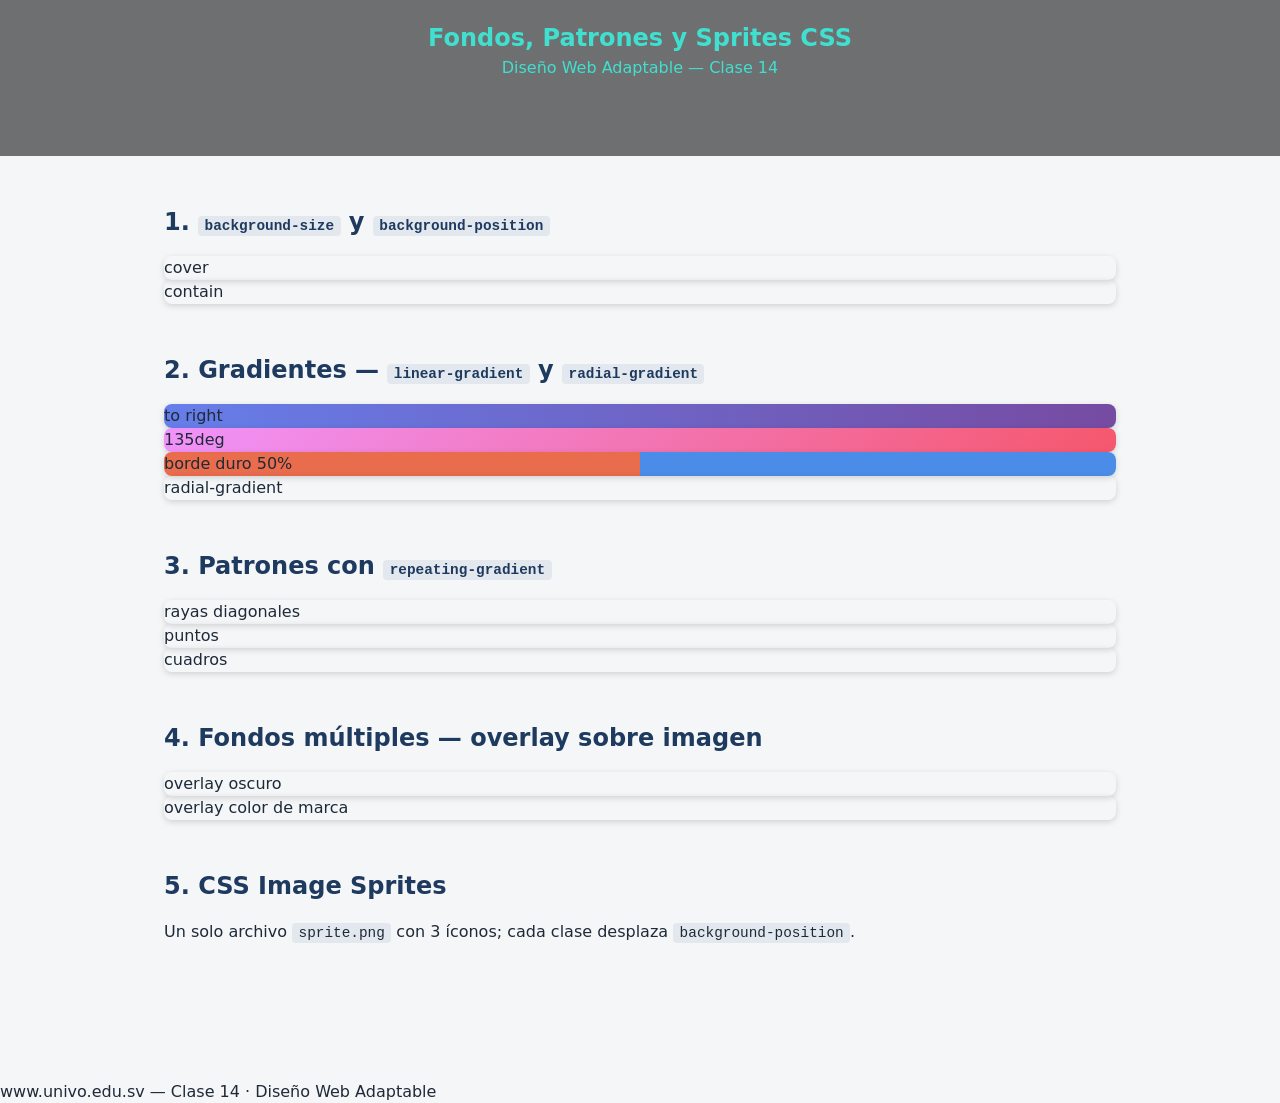
<file: Class-14/index.html>
<!DOCTYPE html>
<html lang="es">
<head>
<meta charset="UTF-8">
<meta name="viewport" content="width=device-width, initial-scale=1.0">
<title>Clase 14 — Fondos, Patrones y Sprites CSS</title>
<link rel="stylesheet" href="/Class-14/style.css">
</head>
<body>

  <!-- ===================================================== -->
  <!-- HERO: overlay + patrón de rayas + imagen de fondo      -->
  <!-- ===================================================== -->
  <section class="hero">
    <div class="hero-content">
      <h1>Fondos, Patrones y Sprites CSS</h1>
      <p>Diseño Web Adaptable — Clase 14</p>
    </div>

    <nav class="iconos">
      <a href="#" class="icono icono-home" title="Inicio"></a>
      <a href="#" class="icono icono-user" title="Usuario"></a>
      <a href="#" class="icono icono-buscar" title="Buscar"></a>
    </nav>
  </section>

  <main>

    <!-- ============================================= -->
    <!-- 1. background-size y background-position       -->
    <!-- ============================================= -->
    <section class="bloque">
      <h2>1. <code>background-size</code> y <code>background-position</code></h2>
      <div class="grid-2">
        <div class="demo demo-cover">
          <span class="etiqueta">cover</span>
        </div>
        <div class="demo demo-contain">
          <span class="etiqueta">contain</span>
        </div>
      </div>
    </section>

    <!-- ============================================= -->
    <!-- 2. Gradientes lineales y radiales              -->
    <!-- ============================================= -->
    <section class="bloque">
      <h2>2. Gradientes — <code>linear-gradient</code> y <code>radial-gradient</code></h2>
      <div class="grid-4">
        <div class="demo grad-linear-h"><span class="etiqueta">to right</span></div>
        <div class="demo grad-linear-diag"><span class="etiqueta">135deg</span></div>
        <div class="demo grad-linear-hard"><span class="etiqueta">borde duro 50%</span></div>
        <div class="demo grad-radial"><span class="etiqueta">radial-gradient</span></div>
      </div>
    </section>

    <!-- ============================================= -->
    <!-- 3. Patrones con repeating-gradient             -->
    <!-- ============================================= -->
    <section class="bloque">
      <h2>3. Patrones con <code>repeating-gradient</code></h2>
      <div class="grid-3">
        <div class="demo patron-rayas"><span class="etiqueta">rayas diagonales</span></div>
        <div class="demo patron-puntos"><span class="etiqueta">puntos</span></div>
        <div class="demo patron-cuadros"><span class="etiqueta">cuadros</span></div>
      </div>
    </section>

    <!-- ============================================= -->
    <!-- 4. Fondos múltiples / overlay                  -->
    <!-- ============================================= -->
    <section class="bloque">
      <h2>4. Fondos múltiples — overlay sobre imagen</h2>
      <div class="grid-2">
        <div class="demo overlay-oscuro"><span class="etiqueta">overlay oscuro</span></div>
        <div class="demo overlay-marca"><span class="etiqueta">overlay color de marca</span></div>
      </div>
    </section>

    <!-- ============================================= -->
    <!-- 5. CSS Image Sprites                           -->
    <!-- ============================================= -->
    <section class="bloque">
      <h2>5. CSS Image Sprites</h2>
      <p>Un solo archivo <code>sprite.png</code> con 3 íconos; cada clase desplaza <code>background-position</code>.</p>
      <div class="sprite-demo">
        <a href="#" class="icono icono-home" title="home"></a>
        <a href="#" class="icono icono-user" title="user"></a>
        <a href="#" class="icono icono-buscar" title="buscar"></a>
      </div>
    </section>

  </main>

  <footer>
    <p>www.univo.edu.sv — Clase 14 · Diseño Web Adaptable</p>
  </footer>

</body>
</html>
</file>
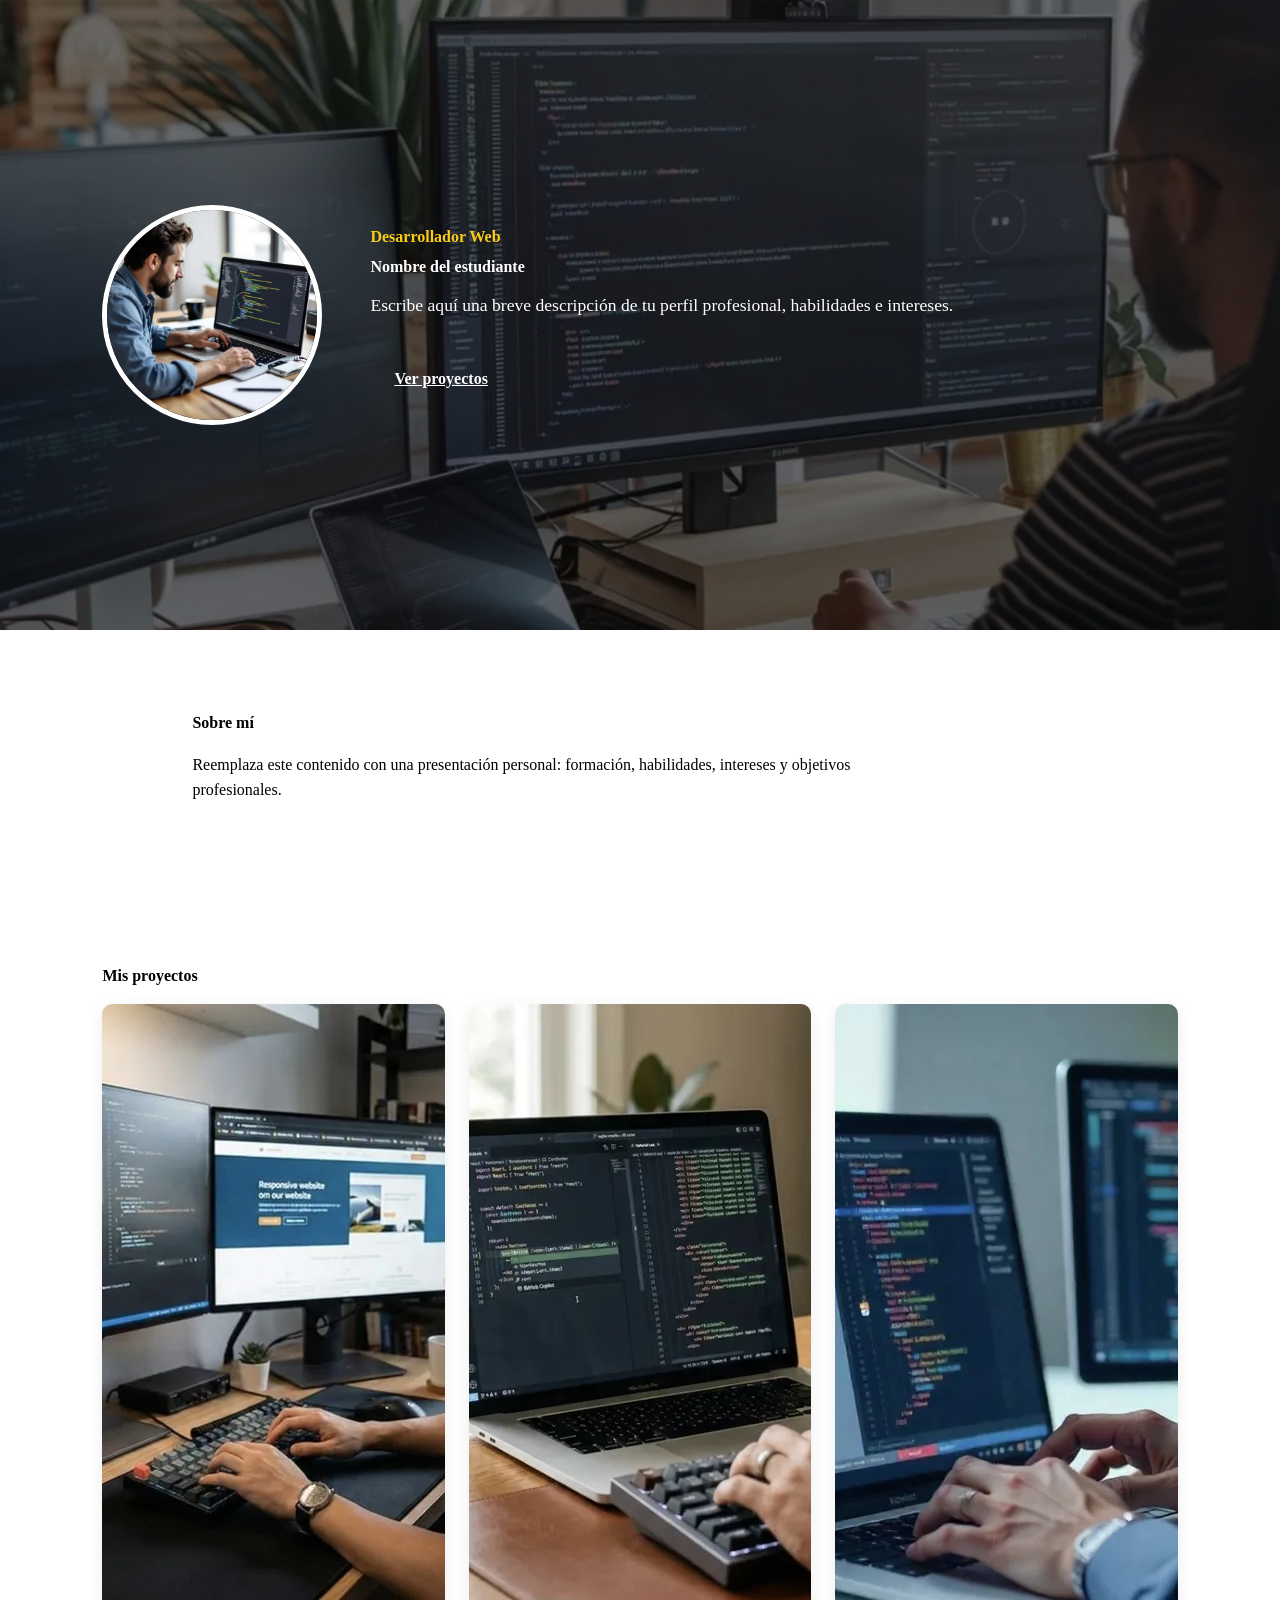
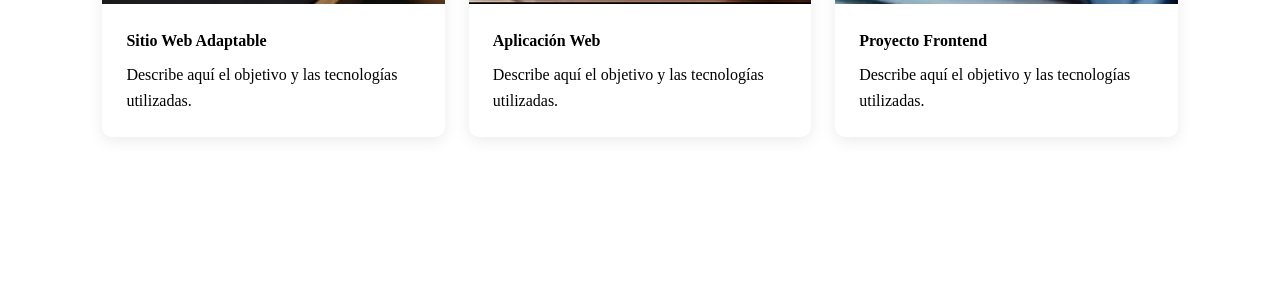
<file: Class-17/index.html>
<!DOCTYPE html>
<html lang="es">
<head>
    <meta charset="UTF-8">
    <meta name="viewport" content="width=device-width, initial-scale=1.0">
    <meta name="description" content="Perfil profesional - Práctica Clase 17">
    <title>Perfil Profesional | Clase 17</title>

    <!-- Google Fonts -->
    <link rel="preconnect" href="https://fonts.googleapis.com">
    <link rel="preconnect" href="https://fonts.gstatic.com" crossorigin>
    <link href="https://fonts.googleapis.com/css2?family=Inter:wght@400;500;600&family=Playfair+Display:wght@700&display=swap" rel="stylesheet">

    <!-- ESTE ARCHIVO DEBE SER CREADO POR EL ESTUDIANTE -->
     <link rel="stylesheet" href="/Class-17/style.css">
</head>
<body>

    <!--
      HERO
      En styles.css usar img/fondo.webp como fondo,
      overlay rgba(0,0,0,.55) y min-height: 70vh.
    -->
    <header class="hero">
        <div class="hero-contenido">
            <!-- Above the fold: NO usar loading="lazy" -->
            <img
                class="foto-perfil"
                src="img/perfil.webp"
                width="600"
                height="600"
                alt="Desarrollador trabajando en su computadora"
            >

            <div class="hero-texto">
                <p class="etiqueta">Desarrollador Web</p>
                <h1>Nombre del estudiante</h1>
                <p class="descripcion">
                    Escribe aquí una breve descripción de tu perfil profesional,
                    habilidades e intereses.
                </p>
                <a class="boton" href="#proyectos">Ver proyectos</a>
            </div>
        </div>
    </header>

    <main>
        <section class="seccion" id="sobre-mi">
            <h2>Sobre mí</h2>
            <p>
                Reemplaza este contenido con una presentación personal:
                formación, habilidades, intereses y objetivos profesionales.
            </p>
        </section>

        <section class="seccion seccion-proyectos" id="proyectos">
            <h2>Mis proyectos</h2>

            <!--
              Debe funcionar primero con FLEXBOX.
              Después mejorar con GRID usando @supports.
            -->
            <div class="proyectos">

                <article class="proyecto">
                    <img
                        src="img/proyecto-1.webp"
                        width="900"
                        height="600"
                        loading="lazy"
                        alt="Desarrollador trabajando en un sitio web adaptable"
                    >
                    <div class="proyecto-contenido">
                        <h3>Sitio Web Adaptable</h3>
                        <p>Describe aquí el objetivo y las tecnologías utilizadas.</p>
                    </div>
                </article>

                <article class="proyecto">
                    <img
                        src="img/proyecto-2.webp"
                        width="900"
                        height="600"
                        loading="lazy"
                        alt="Computadora portátil utilizada para desarrollo web"
                    >
                    <div class="proyecto-contenido">
                        <h3>Aplicación Web</h3>
                        <p>Describe aquí el objetivo y las tecnologías utilizadas.</p>
                    </div>
                </article>

                <article class="proyecto">
                    <img
                        src="img/proyecto-3.webp"
                        width="900"
                        height="600"
                        loading="lazy"
                        alt="Programador trabajando con código"
                    >
                    <div class="proyecto-contenido">
                        <h3>Proyecto Frontend</h3>
                        <p>Describe aquí el objetivo y las tecnologías utilizadas.</p>
                    </div>
                </article>

            </div>
        </section>
    </main>

    <footer>
        <p>Clase 17 · Diseño Web Adaptable · 2026</p>
    </footer>

</body>
</html>
</file>
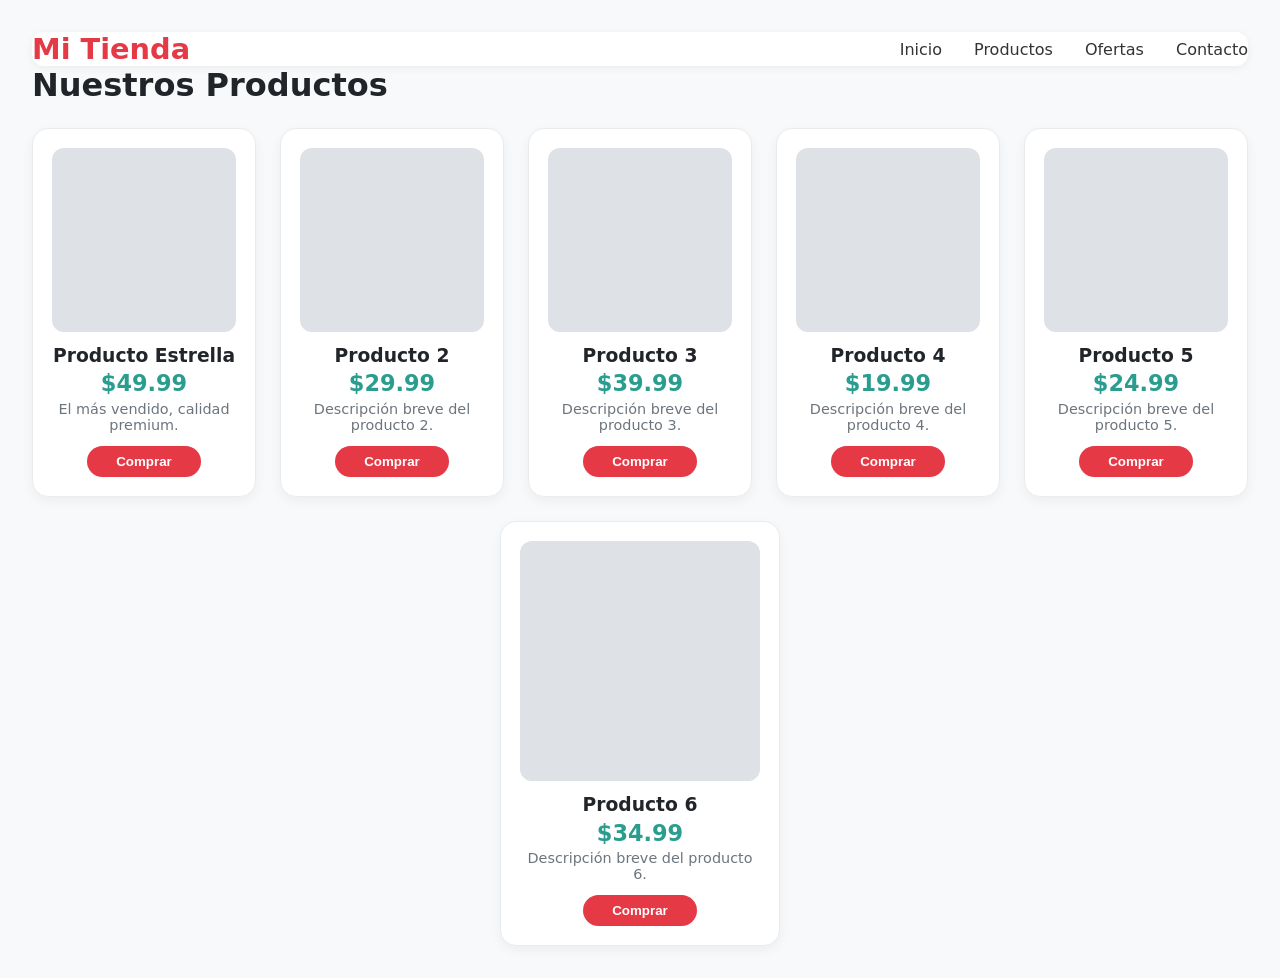
<file: class-9/index.html>
<!DOCTYPE html>
<html lang="es">
<head>
  <meta charset="UTF-8" />
  <meta name="viewport" content="width=device-width, initial-scale=1.0" />
  <link rel="stylesheet" href="style.css">
  <title>Tienda Flexbox</title>
</head>
<body>

  <header class="header">
    <span class="logo">Mi Tienda</span>
    <nav class="nav">
      <a href="#">Inicio</a>
      <a href="#">Productos</a>
      <a href="#">Ofertas</a>   <!-- Este aparece primero por el order: -1 -->
      <a href="#">Contacto</a>
    </nav>
  </header>

  <main>
    <h1 style="margin-bottom: 1.5rem; font-size: 2rem;">Nuestros Productos</h1>

    <div class="galeria">
      <!-- Producto 1 (destacado) -->
      <article class="producto destacado">
        <div class="imagen"></div>
        <h3>Producto Estrella</h3>
        <span class="precio">$49.99</span>
        <p class="descripcion">El más vendido, calidad premium.</p>
        <button class="btn">Comprar</button>
      </article>

      <!-- Producto 2 -->
      <article class="producto">
        <div class="imagen"></div>
        <h3>Producto 2</h3>
        <span class="precio">$29.99</span>
        <p class="descripcion">Descripción breve del producto 2.</p>
        <button class="btn">Comprar</button>
      </article>

      <!-- Producto 3 -->
      <article class="producto">
        <div class="imagen"></div>
        <h3>Producto 3</h3>
        <span class="precio">$39.99</span>
        <p class="descripcion">Descripción breve del producto 3.</p>
        <button class="btn">Comprar</button>
      </article>

      <!-- Producto 4 -->
      <article class="producto">
        <div class="imagen"></div>
        <h3>Producto 4</h3>
        <span class="precio">$19.99</span>
        <p class="descripcion">Descripción breve del producto 4.</p>
        <button class="btn">Comprar</button>
      </article>

      <!-- Producto 5 -->
      <article class="producto">
        <div class="imagen"></div>
        <h3>Producto 5</h3>
        <span class="precio">$24.99</span>
        <p class="descripcion">Descripción breve del producto 5.</p>
        <button class="btn">Comprar</button>
      </article>

      <!-- Producto 6 -->
      <article class="producto">
        <div class="imagen"></div>
        <h3>Producto 6</h3>
        <span class="precio">$34.99</span>
        <p class="descripcion">Descripción breve del producto 6.</p>
        <button class="btn">Comprar</button>
      </article>
    </div>
  </main>

</body>
</html>
</file>
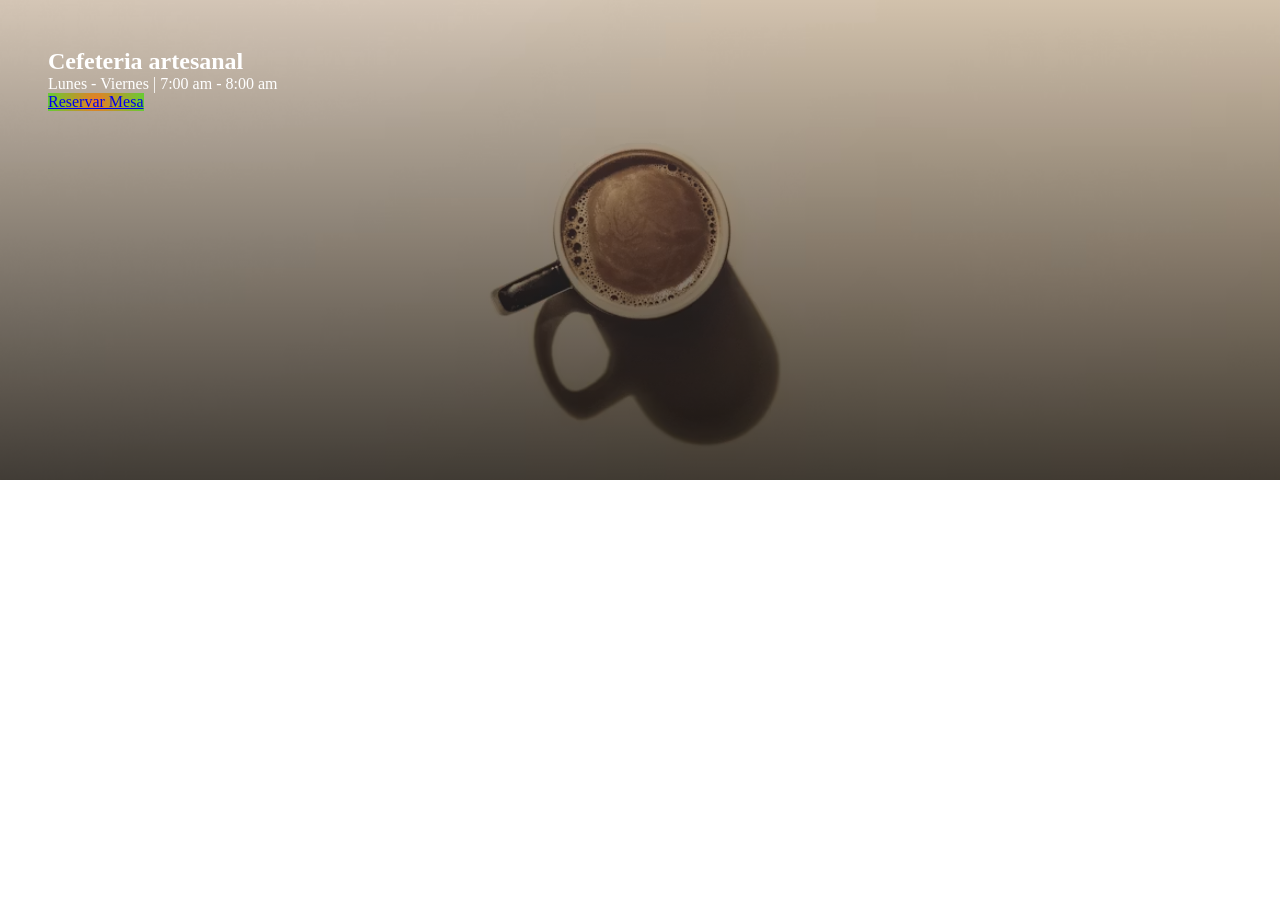
<file: class-5/demo/index.html>
<!DOCTYPE html>
<html lang="en">
<head>
    <meta charset="UTF-8">
    <meta name="viewport" content="width=device-width, initial-scale=1.0">
    <link rel="stylesheet" href="style.css">
    <title>Gradiante</title>
</head>
<body>
    <section class="hero">
        <h1>Cefeteria artesanal</h1>
        <p>Lunes - Viernes | 7:00 am - 8:00 am</p>
        <a href="#" class="btn-reservar">Reservar Mesa</a>
    </section>
    
</body>
</html>
</file>
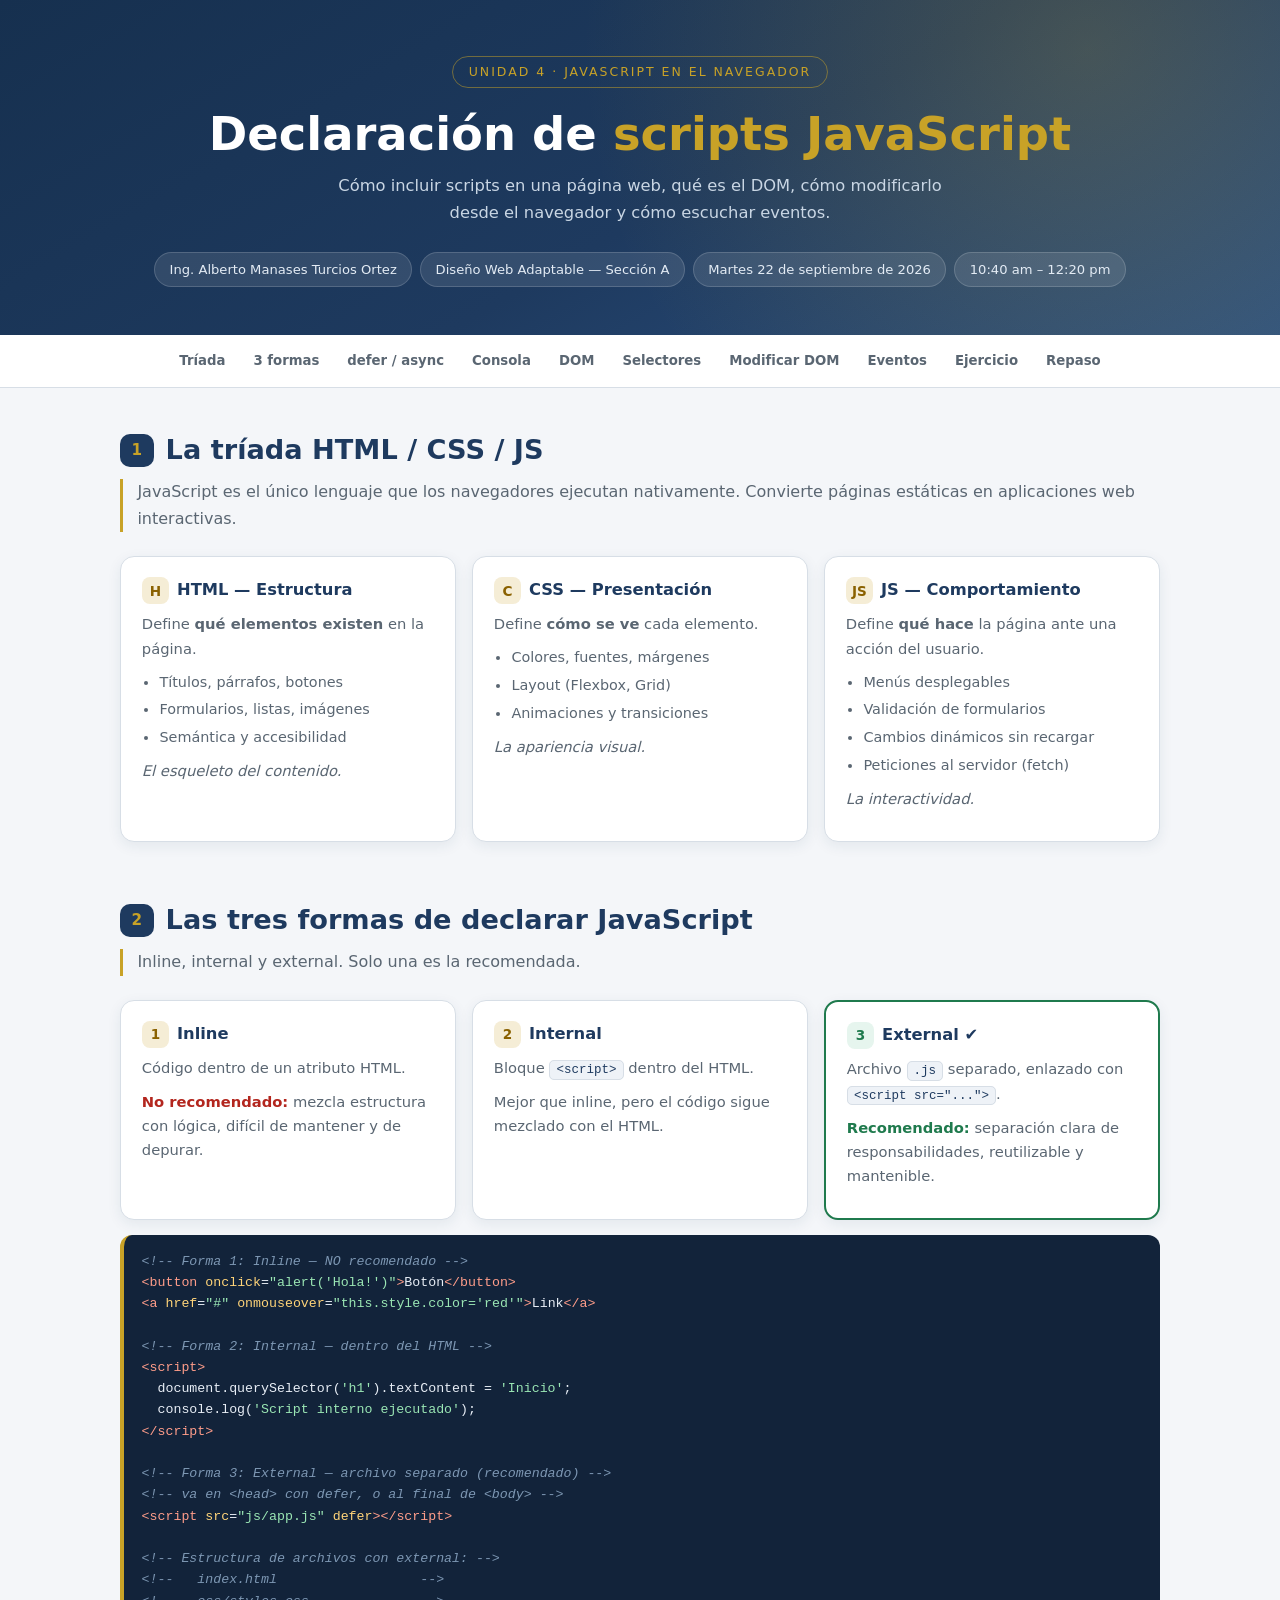
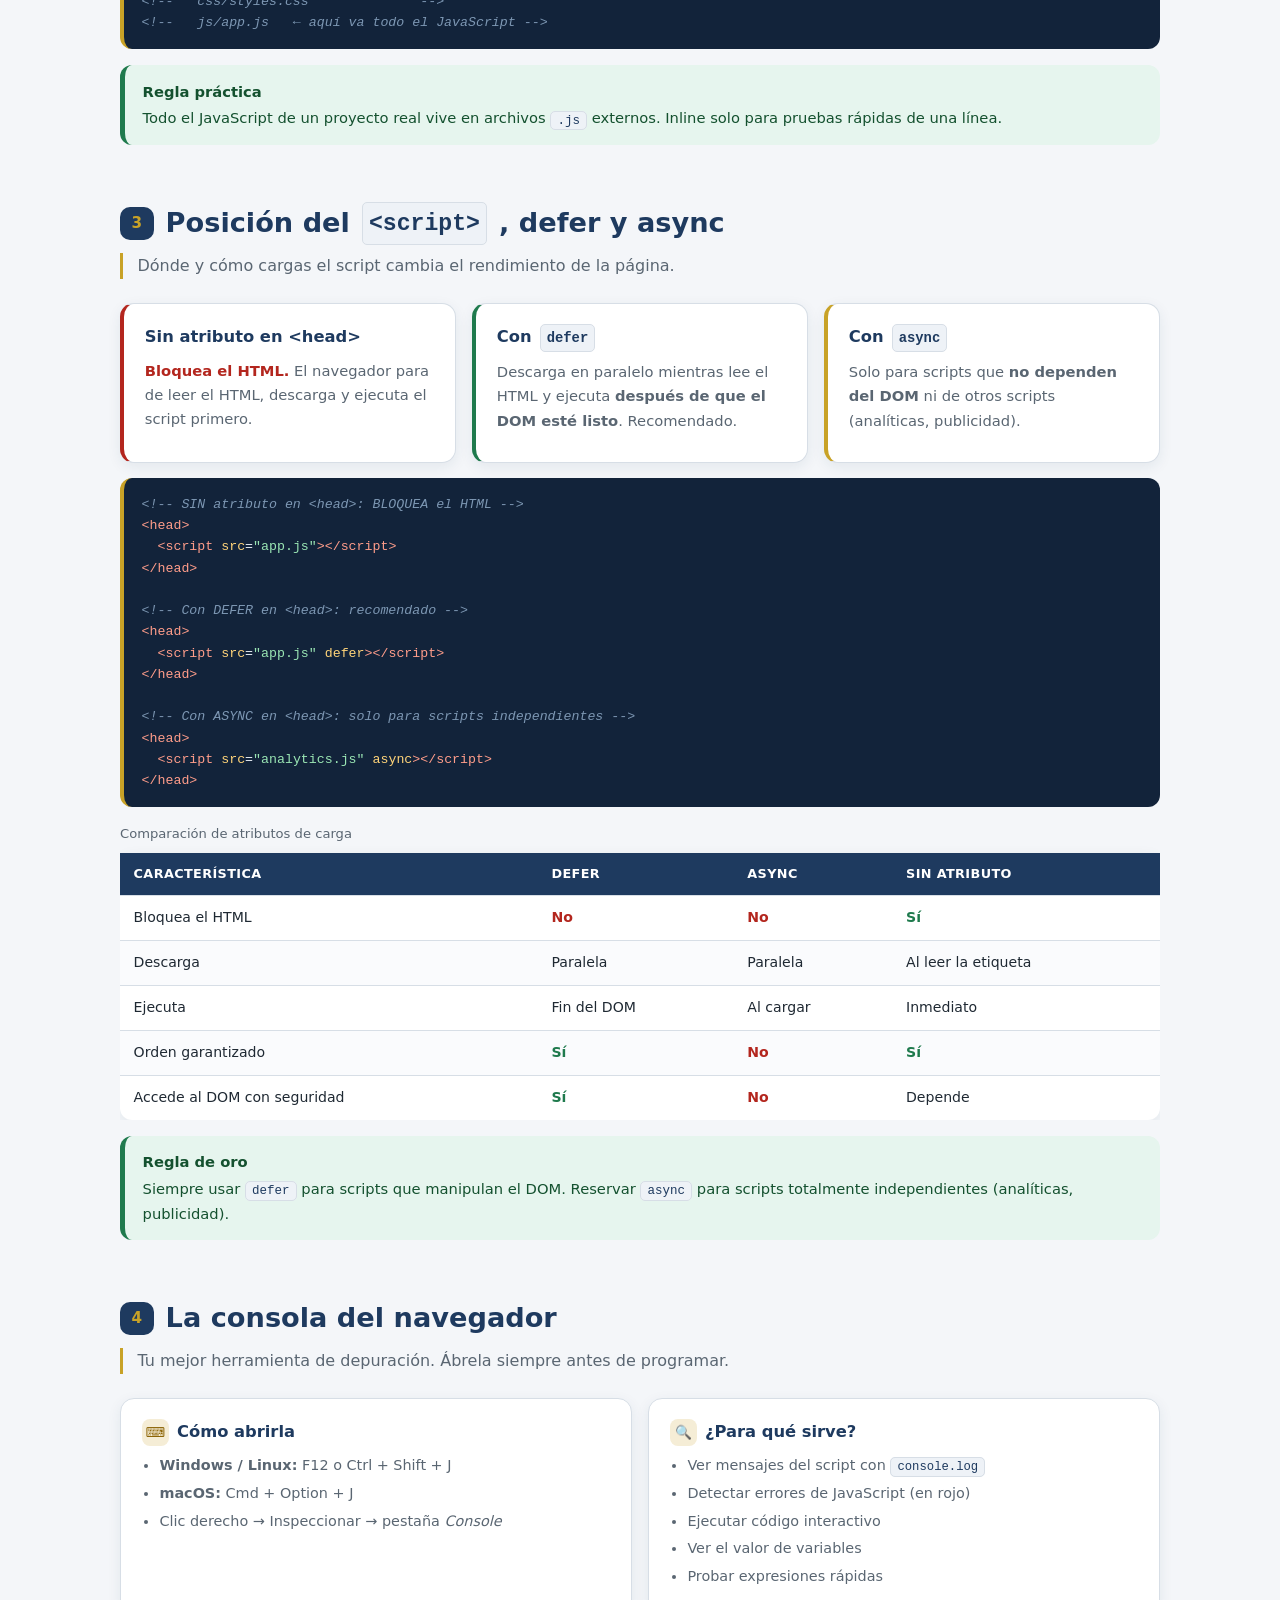
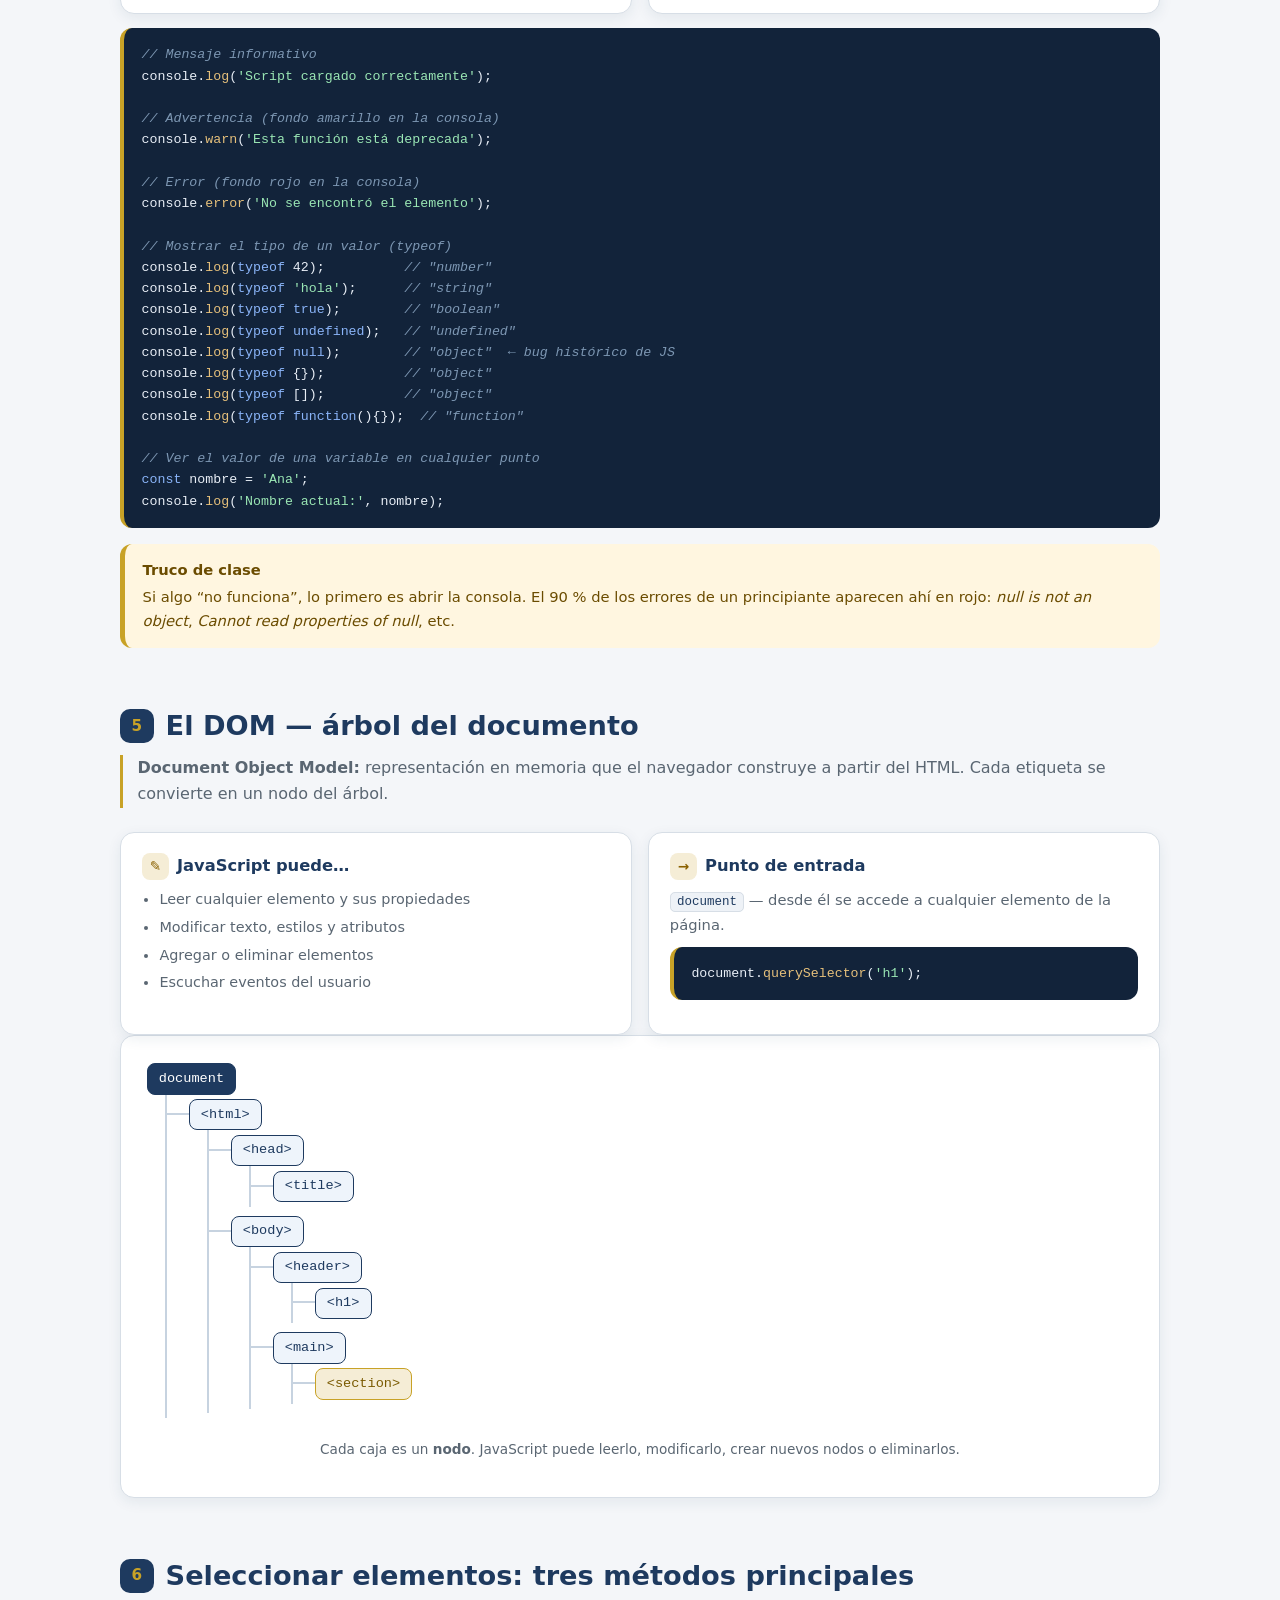
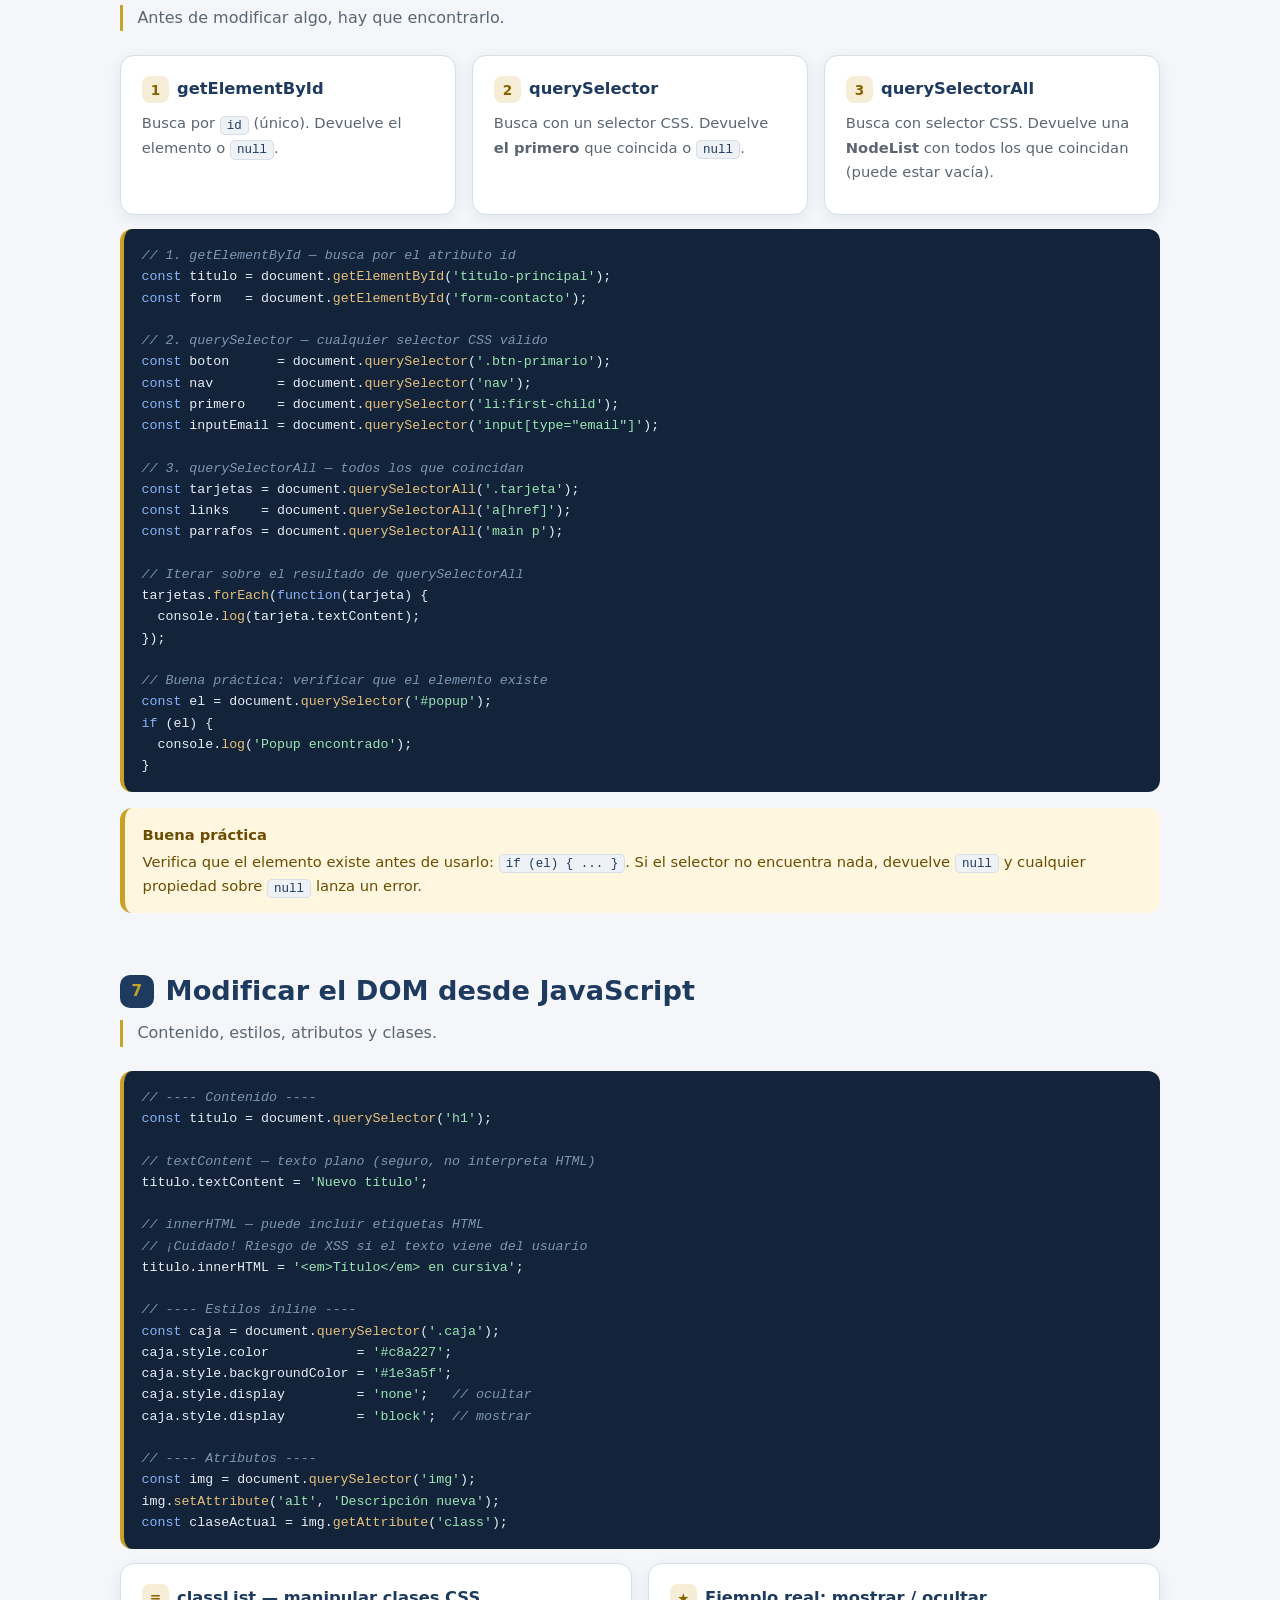
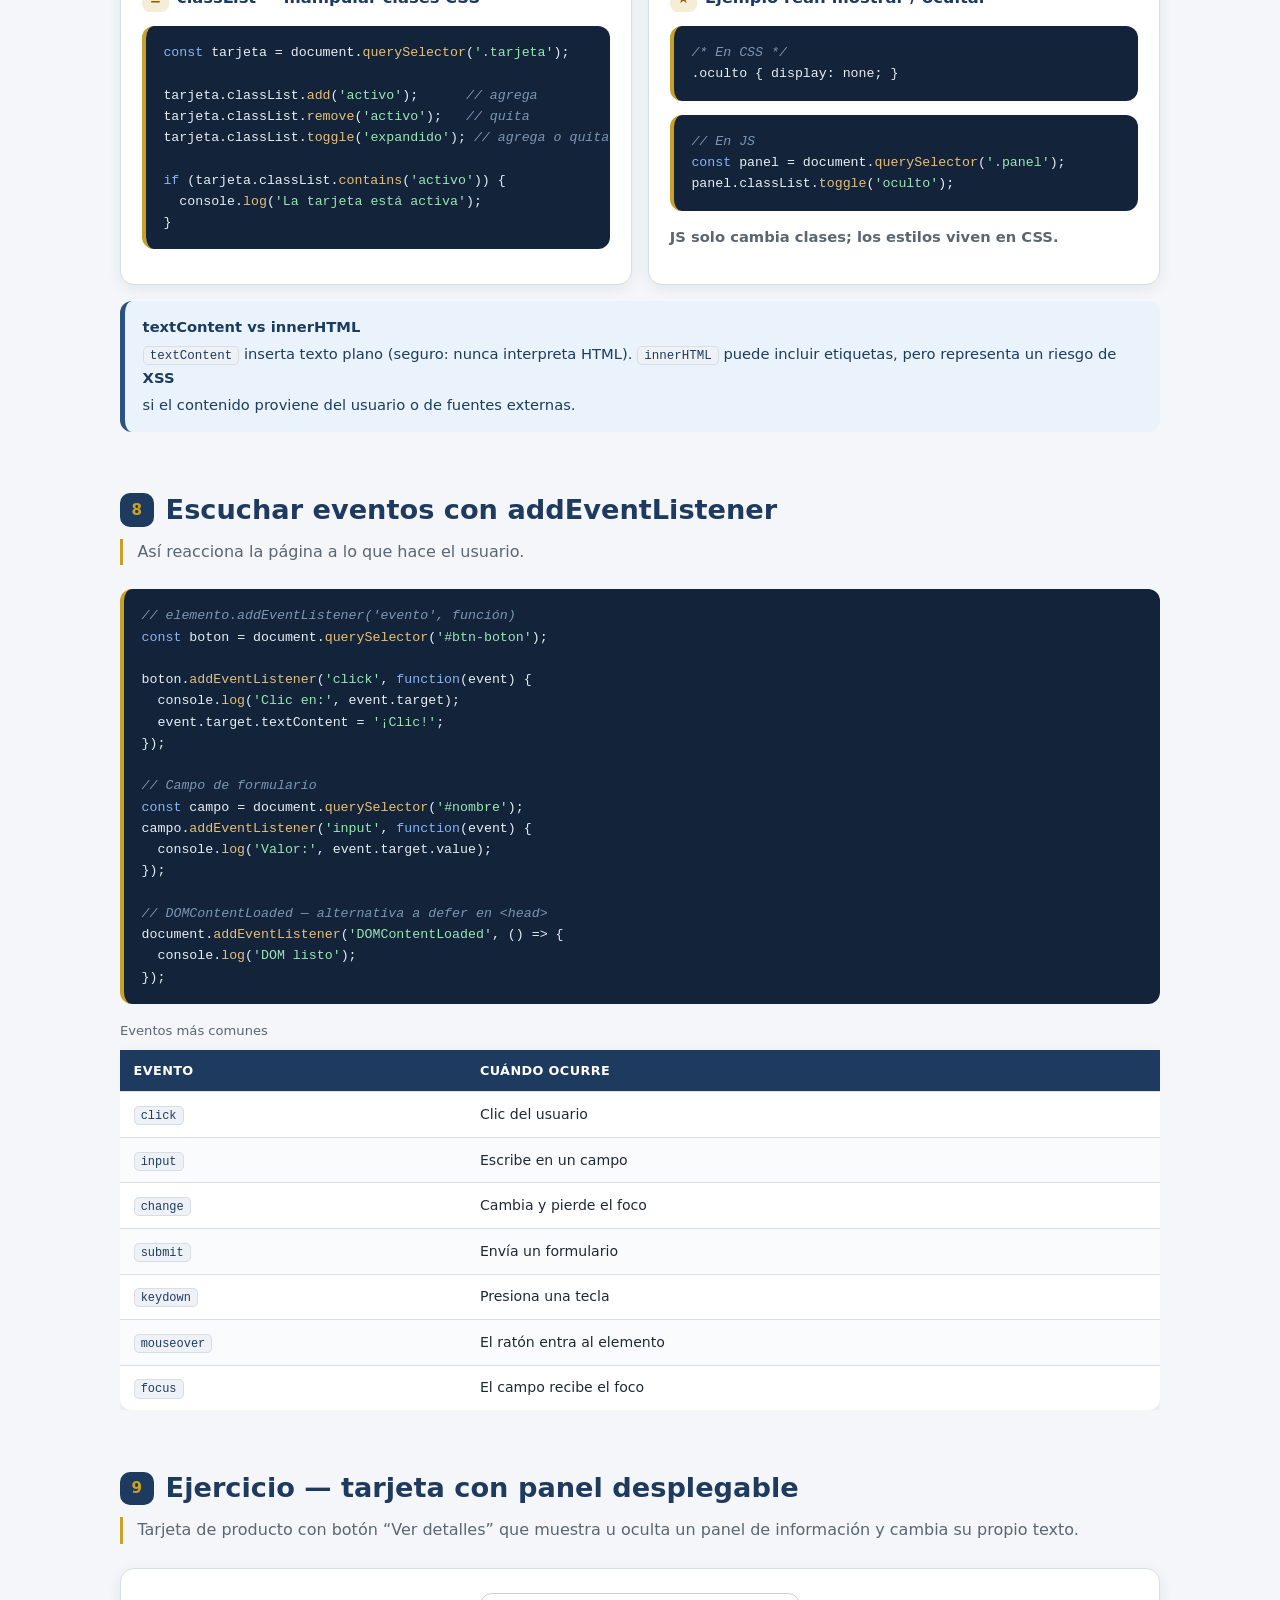
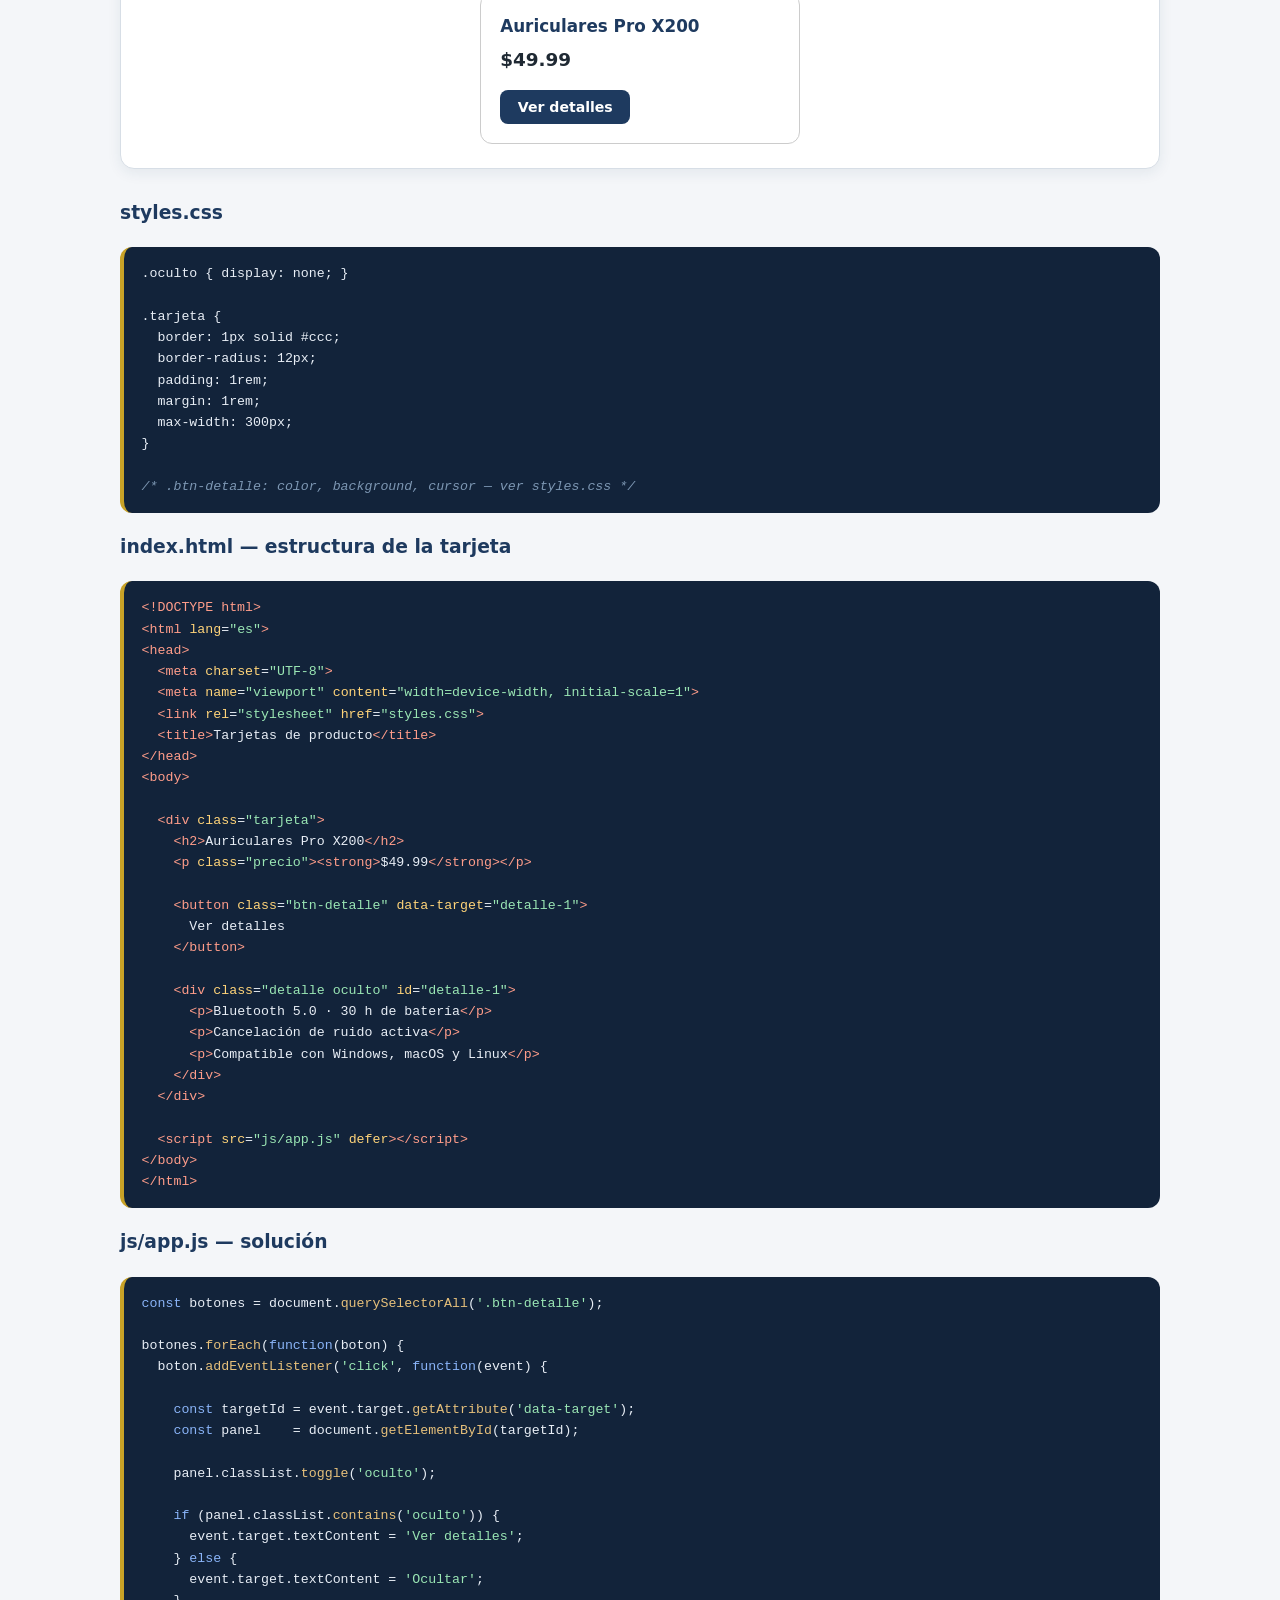
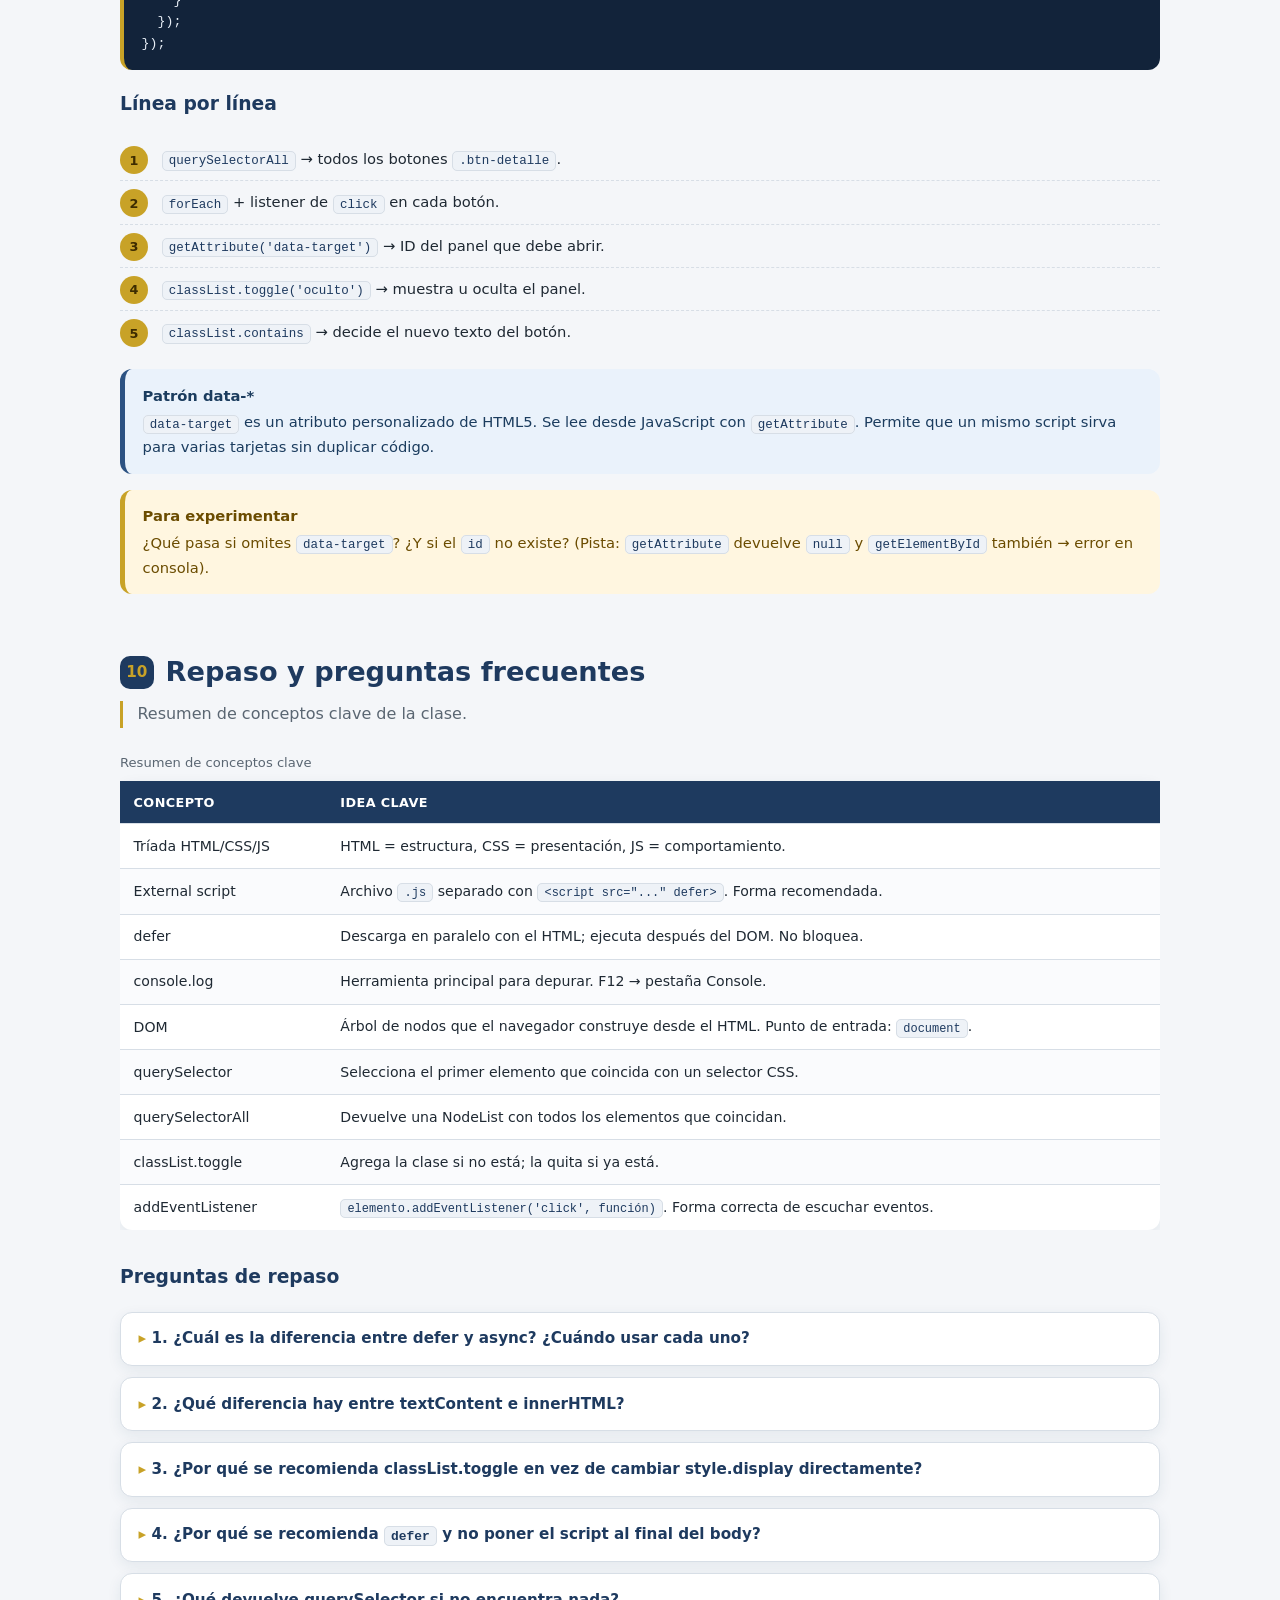
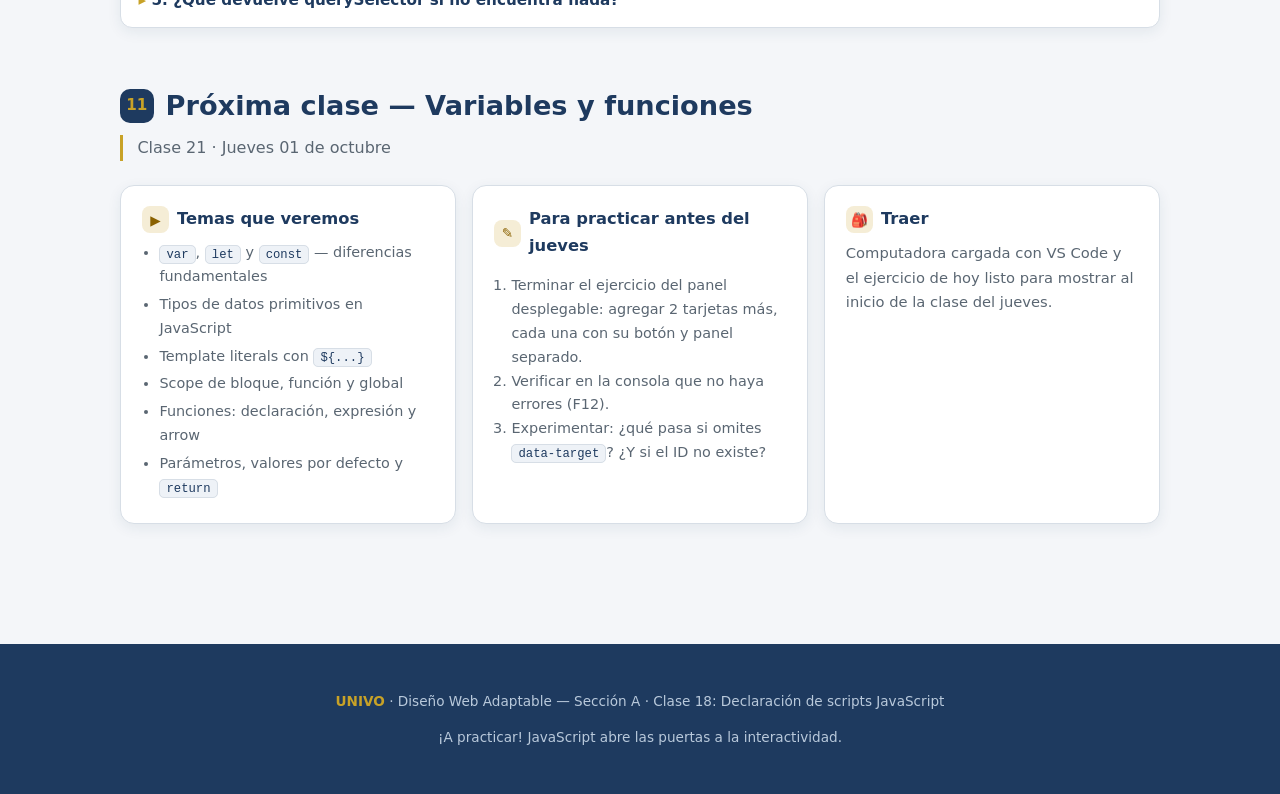
<file: clase 18/Clase-18.html>
<!DOCTYPE html>
<html lang="es">

<head>
    <meta charset="UTF-8">
    <meta name="viewport" content="width=device-width, initial-scale=1.0">
    <title>Clase 18 — Declaración de scripts JavaScript | UNIVO</title>
    <script src="script.js"></script>
    <link rel="stylesheet" href="styles.css">
</head>

<body>

    <!-- ============================================================
     PORTADA
     ============================================================ -->
    <header class="hero">
        <span class="eyebrow">Unidad 4 · JavaScript en el navegador</span>
        <h1>Declaración de <span>scripts JavaScript</span></h1>
        <p>
            Cómo incluir scripts en una página web, qué es el DOM,
            cómo modificarlo desde el navegador y cómo escuchar eventos.
        </p>
        <div class="meta">
            <span>Ing. Alberto Manases Turcios Ortez</span>
            <span>Diseño Web Adaptable — Sección A</span>
            <span>Martes 22 de septiembre de 2026</span>
            <span>10:40 am – 12:20 pm</span>
        </div>
    </header>

    <!-- ============================================================
     NAVEGACIÓN
     ============================================================ -->
    <nav class="nav">
        <ul>
            <li><a href="#triada">Tríada</a></li>
            <li><a href="#formas">3 formas</a></li>
            <li><a href="#defer">defer / async</a></li>
            <li><a href="#consola">Consola</a></li>
            <li><a href="#dom">DOM</a></li>
            <li><a href="#selectores">Selectores</a></li>
            <li><a href="#modificar">Modificar DOM</a></li>
            <li><a href="#eventos">Eventos</a></li>
            <li><a href="#ejercicio">Ejercicio</a></li>
            <li><a href="#repaso">Repaso</a></li>
        </ul>
    </nav>

    <main>

        <!-- ============================================================
     1. TRÍADA
     ============================================================ -->
        <section id="triada">
            <h2><span class="num">1</span> La tríada HTML / CSS / JS</h2>
            <p class="lead">
                JavaScript es el único lenguaje que los navegadores ejecutan nativamente.
                Convierte páginas estáticas en aplicaciones web interactivas.
            </p>

            <div class="grid">
                <article class="card">
                    <h3><span class="icono">H</span> HTML — Estructura</h3>
                    <p>Define <strong>qué elementos existen</strong> en la página.</p>
                    <ul>
                        <li>Títulos, párrafos, botones</li>
                        <li>Formularios, listas, imágenes</li>
                        <li>Semántica y accesibilidad</li>
                    </ul>
                    <p style="margin-top:.6rem"><em>El esqueleto del contenido.</em></p>
                </article>

                <article class="card">
                    <h3><span class="icono">C</span> CSS — Presentación</h3>
                    <p>Define <strong>cómo se ve</strong> cada elemento.</p>
                    <ul>
                        <li>Colores, fuentes, márgenes</li>
                        <li>Layout (Flexbox, Grid)</li>
                        <li>Animaciones y transiciones</li>
                    </ul>
                    <p style="margin-top:.6rem"><em>La apariencia visual.</em></p>
                </article>

                <article class="card">
                    <h3><span class="icono">JS</span> JS — Comportamiento</h3>
                    <p>Define <strong>qué hace</strong> la página ante una acción del usuario.</p>
                    <ul>
                        <li>Menús desplegables</li>
                        <li>Validación de formularios</li>
                        <li>Cambios dinámicos sin recargar</li>
                        <li>Peticiones al servidor (fetch)</li>
                    </ul>
                    <p style="margin-top:.6rem"><em>La interactividad.</em></p>
                </article>
            </div>
        </section>

        <!-- ============================================================
     2. TRES FORMAS DE DECLARAR JS
     ============================================================ -->
        <section id="formas">
            <h2><span class="num">2</span> Las tres formas de declarar JavaScript</h2>
            <p class="lead">Inline, internal y external. Solo una es la recomendada.</p>

            <div class="grid">
                <article class="card">
                    <h3><span class="icono">1</span> Inline</h3>
                    <p>Código dentro de un atributo HTML.</p>
                    <p><strong style="color:var(--no)">No recomendado:</strong> mezcla estructura
                        con lógica, difícil de mantener y de depurar.</p>
                </article>

                <article class="card">
                    <h3><span class="icono">2</span> Internal</h3>
                    <p>Bloque <code class="inline">&lt;script&gt;</code> dentro del HTML.</p>
                    <p>Mejor que inline, pero el código sigue mezclado con el HTML.</p>
                </article>

                <article class="card" style="border-color:var(--ok); border-width:2px">
                    <h3><span class="icono" style="background:var(--ok-bg); color:var(--ok)">3</span> External ✔</h3>
                    <p>Archivo <code class="inline">.js</code> separado, enlazado con
                        <code class="inline">&lt;script src="..."&gt;</code>.
                    </p>
                    <p><strong style="color:var(--ok)">Recomendado:</strong> separación clara de
                        responsabilidades, reutilizable y mantenible.</p>
                </article>
            </div>

            <pre class="code"><code><span class="cm">&lt;!-- Forma 1: Inline — NO recomendado --&gt;</span>
<span class="tag">&lt;button</span> <span class="atr">onclick</span>=<span class="str">"alert('Hola!')"</span><span class="tag">&gt;</span>Botón<span class="tag">&lt;/button&gt;</span>
<span class="tag">&lt;a</span> <span class="atr">href</span>=<span class="str">"#"</span> <span class="atr">onmouseover</span>=<span class="str">"this.style.color='red'"</span><span class="tag">&gt;</span>Link<span class="tag">&lt;/a&gt;</span>

<span class="cm">&lt;!-- Forma 2: Internal — dentro del HTML --&gt;</span>
<span class="tag">&lt;script&gt;</span>
  document.querySelector(<span class="str">'h1'</span>).textContent = <span class="str">'Inicio'</span>;
  console.log(<span class="str">'Script interno ejecutado'</span>);
<span class="tag">&lt;/script&gt;</span>

<span class="cm">&lt;!-- Forma 3: External — archivo separado (recomendado) --&gt;</span>
<span class="cm">&lt;!-- va en &lt;head&gt; con defer, o al final de &lt;body&gt; --&gt;</span>
<span class="tag">&lt;script</span> <span class="atr">src</span>=<span class="str">"js/app.js"</span> <span class="atr">defer</span><span class="tag">&gt;&lt;/script&gt;</span>

<span class="cm">&lt;!-- Estructura de archivos con external: --&gt;</span>
<span class="cm">&lt;!--   index.html                  --&gt;</span>
<span class="cm">&lt;!--   css/styles.css              --&gt;</span>
<span class="cm">&lt;!--   js/app.js   ← aquí va todo el JavaScript --&gt;</span></code></pre>

            <div class="aviso ok">
                <strong>Regla práctica</strong>
                Todo el JavaScript de un proyecto real vive en archivos <code class="inline">.js</code>
                externos. Inline solo para pruebas rápidas de una línea.
            </div>
        </section>

        <!-- ============================================================
     3. DEFER / ASYNC
     ============================================================ -->
        <section id="defer">
            <h2><span class="num">3</span> Posición del <code class="inline">&lt;script&gt;</code>, defer y async</h2>
            <p class="lead">Dónde y cómo cargas el script cambia el rendimiento de la página.</p>

            <div class="grid">
                <article class="card" style="border-left:4px solid var(--no)">
                    <h3>Sin atributo en &lt;head&gt;</h3>
                    <p><strong style="color:var(--no)">Bloquea el HTML.</strong> El navegador para de
                        leer el HTML, descarga y ejecuta el script primero.</p>
                </article>

                <article class="card" style="border-left:4px solid var(--ok)">
                    <h3>Con <code class="inline">defer</code></h3>
                    <p>Descarga en paralelo mientras lee el HTML y ejecuta
                        <strong>después de que el DOM esté listo</strong>. Recomendado.
                    </p>
                </article>

                <article class="card" style="border-left:4px solid var(--oro)">
                    <h3>Con <code class="inline">async</code></h3>
                    <p>Solo para scripts que <strong>no dependen del DOM</strong>
                        ni de otros scripts (analíticas, publicidad).</p>
                </article>
            </div>

            <pre class="code"><code><span class="cm">&lt;!-- SIN atributo en &lt;head&gt;: BLOQUEA el HTML --&gt;</span>
<span class="tag">&lt;head&gt;</span>
  <span class="tag">&lt;script</span> <span class="atr">src</span>=<span class="str">"app.js"</span><span class="tag">&gt;&lt;/script&gt;</span>
<span class="tag">&lt;/head&gt;</span>

<span class="cm">&lt;!-- Con DEFER en &lt;head&gt;: recomendado --&gt;</span>
<span class="tag">&lt;head&gt;</span>
  <span class="tag">&lt;script</span> <span class="atr">src</span>=<span class="str">"app.js"</span> <span class="atr">defer</span><span class="tag">&gt;&lt;/script&gt;</span>
<span class="tag">&lt;/head&gt;</span>

<span class="cm">&lt;!-- Con ASYNC en &lt;head&gt;: solo para scripts independientes --&gt;</span>
<span class="tag">&lt;head&gt;</span>
  <span class="tag">&lt;script</span> <span class="atr">src</span>=<span class="str">"analytics.js"</span> <span class="atr">async</span><span class="tag">&gt;&lt;/script&gt;</span>
<span class="tag">&lt;/head&gt;</span></code></pre>

            <div class="tabla-wrap">
                <table>
                    <caption>Comparación de atributos de carga</caption>
                    <thead>
                        <tr>
                            <th>Característica</th>
                            <th>defer</th>
                            <th>async</th>
                            <th>sin atributo</th>
                        </tr>
                    </thead>
                    <tbody>
                        <tr>
                            <td>Bloquea el HTML</td>
                            <td class="no">No</td>
                            <td class="no">No</td>
                            <td class="si">Sí</td>
                        </tr>
                        <tr>
                            <td>Descarga</td>
                            <td>Paralela</td>
                            <td>Paralela</td>
                            <td>Al leer la etiqueta</td>
                        </tr>
                        <tr>
                            <td>Ejecuta</td>
                            <td>Fin del DOM</td>
                            <td>Al cargar</td>
                            <td>Inmediato</td>
                        </tr>
                        <tr>
                            <td>Orden garantizado</td>
                            <td class="si">Sí</td>
                            <td class="no">No</td>
                            <td class="si">Sí</td>
                        </tr>
                        <tr>
                            <td>Accede al DOM con seguridad</td>
                            <td class="si">Sí</td>
                            <td class="no">No</td>
                            <td>Depende</td>
                        </tr>
                    </tbody>
                </table>
            </div>

            <div class="aviso ok">
                <strong>Regla de oro</strong>
                Siempre usar <code class="inline">defer</code> para scripts que manipulan el DOM.
                Reservar <code class="inline">async</code> para scripts totalmente independientes
                (analíticas, publicidad).
            </div>
        </section>

        <!-- ============================================================
     4. CONSOLA
     ============================================================ -->
        <section id="consola">
            <h2><span class="num">4</span> La consola del navegador</h2>
            <p class="lead">Tu mejor herramienta de depuración. Ábrela siempre antes de programar.</p>

            <div class="grid">
                <article class="card">
                    <h3><span class="icono">⌨</span> Cómo abrirla</h3>
                    <ul>
                        <li><strong>Windows / Linux:</strong> F12 o Ctrl + Shift + J</li>
                        <li><strong>macOS:</strong> Cmd + Option + J</li>
                        <li>Clic derecho → Inspeccionar → pestaña <em>Console</em></li>
                    </ul>
                </article>

                <article class="card">
                    <h3><span class="icono">🔍</span> ¿Para qué sirve?</h3>
                    <ul>
                        <li>Ver mensajes del script con <code class="inline">console.log</code></li>
                        <li>Detectar errores de JavaScript (en rojo)</li>
                        <li>Ejecutar código interactivo</li>
                        <li>Ver el valor de variables</li>
                        <li>Probar expresiones rápidas</li>
                    </ul>
                </article>
            </div>

            <pre class="code"><code><span class="cm">// Mensaje informativo</span>
console.<span class="fn">log</span>(<span class="str">'Script cargado correctamente'</span>);

<span class="cm">// Advertencia (fondo amarillo en la consola)</span>
console.<span class="fn">warn</span>(<span class="str">'Esta función está deprecada'</span>);

<span class="cm">// Error (fondo rojo en la consola)</span>
console.<span class="fn">error</span>(<span class="str">'No se encontró el elemento'</span>);

<span class="cm">// Mostrar el tipo de un valor (typeof)</span>
console.<span class="fn">log</span>(<span class="kw">typeof</span> 42);          <span class="cm">// "number"</span>
console.<span class="fn">log</span>(<span class="kw">typeof</span> <span class="str">'hola'</span>);      <span class="cm">// "string"</span>
console.<span class="fn">log</span>(<span class="kw">typeof</span> <span class="kw">true</span>);        <span class="cm">// "boolean"</span>
console.<span class="fn">log</span>(<span class="kw">typeof</span> <span class="kw">undefined</span>);   <span class="cm">// "undefined"</span>
console.<span class="fn">log</span>(<span class="kw">typeof</span> <span class="kw">null</span>);        <span class="cm">// "object"  ← bug histórico de JS</span>
console.<span class="fn">log</span>(<span class="kw">typeof</span> {});          <span class="cm">// "object"</span>
console.<span class="fn">log</span>(<span class="kw">typeof</span> []);          <span class="cm">// "object"</span>
console.<span class="fn">log</span>(<span class="kw">typeof</span> <span class="kw">function</span>(){});  <span class="cm">// "function"</span>

<span class="cm">// Ver el valor de una variable en cualquier punto</span>
<span class="kw">const</span> nombre = <span class="str">'Ana'</span>;
console.<span class="fn">log</span>(<span class="str">'Nombre actual:'</span>, nombre);</code></pre>

            <div class="aviso warn">
                <strong>Truco de clase</strong>
                Si algo “no funciona”, lo primero es abrir la consola. El 90 % de los errores
                de un principiante aparecen ahí en rojo: <em>null is not an object</em>,
                <em>Cannot read properties of null</em>, etc.
            </div>
        </section>

        <!-- ============================================================
     5. EL DOM
     ============================================================ -->
        <section id="dom">
            <h2><span class="num">5</span> El DOM — árbol del documento</h2>
            <p class="lead">
                <strong>Document Object Model:</strong> representación en memoria que el navegador
                construye a partir del HTML. Cada etiqueta se convierte en un nodo del árbol.
            </p>

            <div class="grid">
                <article class="card">
                    <h3><span class="icono">✎</span> JavaScript puede…</h3>
                    <ul>
                        <li>Leer cualquier elemento y sus propiedades</li>
                        <li>Modificar texto, estilos y atributos</li>
                        <li>Agregar o eliminar elementos</li>
                        <li>Escuchar eventos del usuario</li>
                    </ul>
                </article>

                <article class="card">
                    <h3><span class="icono">→</span> Punto de entrada</h3>
                    <p><code class="inline">document</code> — desde él se accede a cualquier elemento
                        de la página.</p>
                    <pre class="code"
                        style="margin-top:.6rem"><code>document.<span class="fn">querySelector</span>(<span class="str">'h1'</span>);</code></pre>
                </article>
            </div>

            <div class="arbol">
                <ul class="tree">
                    <li>
                        <span class="nodo raiz">document</span>
                        <ul>
                            <li>
                                <span class="nodo">&lt;html&gt;</span>
                                <ul>
                                    <li>
                                        <span class="nodo">&lt;head&gt;</span>
                                        <ul>
                                            <li><span class="nodo">&lt;title&gt;</span></li>
                                        </ul>
                                    </li>
                                    <li>
                                        <span class="nodo">&lt;body&gt;</span>
                                        <ul>
                                            <li>
                                                <span class="nodo">&lt;header&gt;</span>
                                                <ul>
                                                    <li><span class="nodo">&lt;h1&gt;</span></li>
                                                </ul>
                                            </li>
                                            <li>
                                                <span class="nodo">&lt;main&gt;</span>
                                                <ul>
                                                    <li><span class="nodo oro">&lt;section&gt;</span></li>
                                                </ul>
                                            </li>
                                        </ul>
                                    </li>
                                </ul>
                            </li>
                        </ul>
                    </li>
                </ul>
                <p class="nota-arbol">
                    Cada caja es un <strong>nodo</strong>. JavaScript puede leerlo, modificarlo,
                    crear nuevos nodos o eliminarlos.
                </p>
            </div>
        </section>

        <!-- ============================================================
     6. SELECTORES
     ============================================================ -->
        <section id="selectores">
            <h2><span class="num">6</span> Seleccionar elementos: tres métodos principales</h2>
            <p class="lead">Antes de modificar algo, hay que encontrarlo.</p>

            <div class="grid">
                <article class="card">
                    <h3><span class="icono">1</span> getElementById</h3>
                    <p>Busca por <code class="inline">id</code> (único). Devuelve el elemento
                        o <code class="inline">null</code>.</p>
                </article>
                <article class="card">
                    <h3><span class="icono">2</span> querySelector</h3>
                    <p>Busca con un selector CSS. Devuelve <strong>el primero</strong> que coincida
                        o <code class="inline">null</code>.</p>
                </article>
                <article class="card">
                    <h3><span class="icono">3</span> querySelectorAll</h3>
                    <p>Busca con selector CSS. Devuelve una <strong>NodeList</strong> con todos
                        los que coincidan (puede estar vacía).</p>
                </article>
            </div>

            <pre class="code"><code><span class="cm">// 1. getElementById — busca por el atributo id</span>
<span class="kw">const</span> titulo = document.<span class="fn">getElementById</span>(<span class="str">'titulo-principal'</span>);
<span class="kw">const</span> form   = document.<span class="fn">getElementById</span>(<span class="str">'form-contacto'</span>);

<span class="cm">// 2. querySelector — cualquier selector CSS válido</span>
<span class="kw">const</span> boton      = document.<span class="fn">querySelector</span>(<span class="str">'.btn-primario'</span>);
<span class="kw">const</span> nav        = document.<span class="fn">querySelector</span>(<span class="str">'nav'</span>);
<span class="kw">const</span> primero    = document.<span class="fn">querySelector</span>(<span class="str">'li:first-child'</span>);
<span class="kw">const</span> inputEmail = document.<span class="fn">querySelector</span>(<span class="str">'input[type="email"]'</span>);

<span class="cm">// 3. querySelectorAll — todos los que coincidan</span>
<span class="kw">const</span> tarjetas = document.<span class="fn">querySelectorAll</span>(<span class="str">'.tarjeta'</span>);
<span class="kw">const</span> links    = document.<span class="fn">querySelectorAll</span>(<span class="str">'a[href]'</span>);
<span class="kw">const</span> parrafos = document.<span class="fn">querySelectorAll</span>(<span class="str">'main p'</span>);

<span class="cm">// Iterar sobre el resultado de querySelectorAll</span>
tarjetas.<span class="fn">forEach</span>(<span class="kw">function</span>(tarjeta) {
  console.<span class="fn">log</span>(tarjeta.textContent);
});

<span class="cm">// Buena práctica: verificar que el elemento existe</span>
<span class="kw">const</span> el = document.<span class="fn">querySelector</span>(<span class="str">'#popup'</span>);
<span class="kw">if</span> (el) {
  console.<span class="fn">log</span>(<span class="str">'Popup encontrado'</span>);
}</code></pre>

            <div class="aviso warn">
                <strong>Buena práctica</strong>
                Verifica que el elemento existe antes de usarlo:
                <code class="inline">if (el) { ... }</code>. Si el selector no encuentra nada,
                devuelve <code class="inline">null</code> y cualquier propiedad sobre
                <code class="inline">null</code> lanza un error.
            </div>
        </section>

        <!-- ============================================================
     7. MODIFICAR EL DOM
     ============================================================ -->
        <section id="modificar">
            <h2><span class="num">7</span> Modificar el DOM desde JavaScript</h2>
            <p class="lead">Contenido, estilos, atributos y clases.</p>

            <pre
                class="code"><code><span class="cm">// ---- Contenido ----</span>
<span class="kw">const</span> titulo = document.<span class="fn">querySelector</span>(<span class="str">'h1'</span>);

<span class="cm">// textContent — texto plano (seguro, no interpreta HTML)</span>
titulo.textContent = <span class="str">'Nuevo título'</span>;

<span class="cm">// innerHTML — puede incluir etiquetas HTML</span>
<span class="cm">// ¡Cuidado! Riesgo de XSS si el texto viene del usuario</span>
titulo.innerHTML = <span class="str">'&lt;em&gt;Título&lt;/em&gt; en cursiva'</span>;

<span class="cm">// ---- Estilos inline ----</span>
<span class="kw">const</span> caja = document.<span class="fn">querySelector</span>(<span class="str">'.caja'</span>);
caja.style.color           = <span class="str">'#c8a227'</span>;
caja.style.backgroundColor = <span class="str">'#1e3a5f'</span>;
caja.style.display         = <span class="str">'none'</span>;   <span class="cm">// ocultar</span>
caja.style.display         = <span class="str">'block'</span>;  <span class="cm">// mostrar</span>

<span class="cm">// ---- Atributos ----</span>
<span class="kw">const</span> img = document.<span class="fn">querySelector</span>(<span class="str">'img'</span>);
img.<span class="fn">setAttribute</span>(<span class="str">'alt'</span>, <span class="str">'Descripción nueva'</span>);
<span class="kw">const</span> claseActual = img.<span class="fn">getAttribute</span>(<span class="str">'class'</span>);</code></pre>

            <div class="grid">
                <article class="card">
                    <h3><span class="icono">≡</span> classList — manipular clases CSS</h3>
                    <pre class="code"><code><span class="kw">const</span> tarjeta = document.<span class="fn">querySelector</span>(<span class="str">'.tarjeta'</span>);

tarjeta.classList.<span class="fn">add</span>(<span class="str">'activo'</span>);      <span class="cm">// agrega</span>
tarjeta.classList.<span class="fn">remove</span>(<span class="str">'activo'</span>);   <span class="cm">// quita</span>
tarjeta.classList.<span class="fn">toggle</span>(<span class="str">'expandido'</span>); <span class="cm">// agrega o quita</span>

<span class="kw">if</span> (tarjeta.classList.<span class="fn">contains</span>(<span class="str">'activo'</span>)) {
  console.<span class="fn">log</span>(<span class="str">'La tarjeta está activa'</span>);
}</code></pre>
                </article>

                <article class="card">
                    <h3><span class="icono">★</span> Ejemplo real: mostrar / ocultar</h3>
                    <pre class="code"><code><span class="cm">/* En CSS */</span>
.oculto { display: none; }</code></pre>
                    <pre class="code"><code><span class="cm">// En JS</span>
<span class="kw">const</span> panel = document.<span class="fn">querySelector</span>(<span class="str">'.panel'</span>);
panel.classList.<span class="fn">toggle</span>(<span class="str">'oculto'</span>);</code></pre>
                    <p><strong>JS solo cambia clases; los estilos viven en CSS.</strong></p>
                </article>
            </div>

            <div class="aviso info">
                <strong>textContent vs innerHTML</strong>
                <code class="inline">textContent</code> inserta texto plano (seguro: nunca interpreta HTML).
                <code class="inline">innerHTML</code> puede incluir etiquetas, pero representa un
                riesgo de <strong>XSS</strong> si el contenido proviene del usuario o de fuentes externas.
            </div>
        </section>

        <!-- ============================================================
     8. EVENTOS
     ============================================================ -->
        <section id="eventos">
            <h2><span class="num">8</span> Escuchar eventos con addEventListener</h2>
            <p class="lead">Así reacciona la página a lo que hace el usuario.</p>

            <pre class="code"><code><span class="cm">// elemento.addEventListener('evento', función)</span>
<span class="kw">const</span> boton = document.<span class="fn">querySelector</span>(<span class="str">'#btn-boton'</span>);

boton.<span class="fn">addEventListener</span>(<span class="str">'click'</span>, <span class="kw">function</span>(event) {
  console.<span class="fn">log</span>(<span class="str">'Clic en:'</span>, event.target);
  event.target.textContent = <span class="str">'¡Clic!'</span>;
});

<span class="cm">// Campo de formulario</span>
<span class="kw">const</span> campo = document.<span class="fn">querySelector</span>(<span class="str">'#nombre'</span>);
campo.<span class="fn">addEventListener</span>(<span class="str">'input'</span>, <span class="kw">function</span>(event) {
  console.<span class="fn">log</span>(<span class="str">'Valor:'</span>, event.target.value);
});

<span class="cm">// DOMContentLoaded — alternativa a defer en &lt;head&gt;</span>
document.<span class="fn">addEventListener</span>(<span class="str">'DOMContentLoaded'</span>, () => {
  console.<span class="fn">log</span>(<span class="str">'DOM listo'</span>);
});</code></pre>

            <div class="tabla-wrap">
                <table>
                    <caption>Eventos más comunes</caption>
                    <thead>
                        <tr>
                            <th>Evento</th>
                            <th>Cuándo ocurre</th>
                        </tr>
                    </thead>
                    <tbody>
                        <tr>
                            <td><code class="inline">click</code></td>
                            <td>Clic del usuario</td>
                        </tr>
                        <tr>
                            <td><code class="inline">input</code></td>
                            <td>Escribe en un campo</td>
                        </tr>
                        <tr>
                            <td><code class="inline">change</code></td>
                            <td>Cambia y pierde el foco</td>
                        </tr>
                        <tr>
                            <td><code class="inline">submit</code></td>
                            <td>Envía un formulario</td>
                        </tr>
                        <tr>
                            <td><code class="inline">keydown</code></td>
                            <td>Presiona una tecla</td>
                        </tr>
                        <tr>
                            <td><code class="inline">mouseover</code></td>
                            <td>El ratón entra al elemento</td>
                        </tr>
                        <tr>
                            <td><code class="inline">focus</code></td>
                            <td>El campo recibe el foco</td>
                        </tr>
                    </tbody>
                </table>
            </div>
        </section>

        <!-- ============================================================
     9. EJERCICIO
     ============================================================ -->
        <section id="ejercicio">
            <h2><span class="num">9</span> Ejercicio — tarjeta con panel desplegable</h2>
            <p class="lead">
                Tarjeta de producto con botón “Ver detalles” que muestra u oculta un panel
                de información y cambia su propio texto.
            </p>

            <div class="demo">
                <div class="tarjeta">
                    <h3>Auriculares Pro X200</h3>
                    <p class="precio"><strong>$49.99</strong></p>
                    <button class="btn-detalle" data-target="detalle-1">Ver detalles</button>
                    <div class="detalle oculto" id="detalle-1">
                        <p>Bluetooth 5.0 · 30 h de batería</p>
                        <p>Cancelación de ruido activa</p>
                        <p>Compatible con Windows, macOS y Linux</p>
                    </div>
                </div>
            </div>

            <h3 style="color:var(--azul); margin-top:1.8rem">styles.css</h3>
            <pre class="code"><code>.oculto { display: none; }

.tarjeta {
  border: 1px solid #ccc;
  border-radius: 12px;
  padding: 1rem;
  margin: 1rem;
  max-width: 300px;
}

<span class="cm">/* .btn-detalle: color, background, cursor — ver styles.css */</span></code></pre>

            <h3 style="color:var(--azul)">index.html — estructura de la tarjeta</h3>
            <pre class="code"><code><span class="tag">&lt;!DOCTYPE html&gt;</span>
<span class="tag">&lt;html</span> <span class="atr">lang</span>=<span class="str">"es"</span><span class="tag">&gt;</span>
<span class="tag">&lt;head&gt;</span>
  <span class="tag">&lt;meta</span> <span class="atr">charset</span>=<span class="str">"UTF-8"</span><span class="tag">&gt;</span>
  <span class="tag">&lt;meta</span> <span class="atr">name</span>=<span class="str">"viewport"</span> <span class="atr">content</span>=<span class="str">"width=device-width, initial-scale=1"</span><span class="tag">&gt;</span>
  <span class="tag">&lt;link</span> <span class="atr">rel</span>=<span class="str">"stylesheet"</span> <span class="atr">href</span>=<span class="str">"styles.css"</span><span class="tag">&gt;</span>
  <span class="tag">&lt;title&gt;</span>Tarjetas de producto<span class="tag">&lt;/title&gt;</span>
<span class="tag">&lt;/head&gt;</span>
<span class="tag">&lt;body&gt;</span>

  <span class="tag">&lt;div</span> <span class="atr">class</span>=<span class="str">"tarjeta"</span><span class="tag">&gt;</span>
    <span class="tag">&lt;h2&gt;</span>Auriculares Pro X200<span class="tag">&lt;/h2&gt;</span>
    <span class="tag">&lt;p</span> <span class="atr">class</span>=<span class="str">"precio"</span><span class="tag">&gt;&lt;strong&gt;</span>$49.99<span class="tag">&lt;/strong&gt;&lt;/p&gt;</span>

    <span class="tag">&lt;button</span> <span class="atr">class</span>=<span class="str">"btn-detalle"</span> <span class="atr">data-target</span>=<span class="str">"detalle-1"</span><span class="tag">&gt;</span>
      Ver detalles
    <span class="tag">&lt;/button&gt;</span>

    <span class="tag">&lt;div</span> <span class="atr">class</span>=<span class="str">"detalle oculto"</span> <span class="atr">id</span>=<span class="str">"detalle-1"</span><span class="tag">&gt;</span>
      <span class="tag">&lt;p&gt;</span>Bluetooth 5.0 · 30 h de batería<span class="tag">&lt;/p&gt;</span>
      <span class="tag">&lt;p&gt;</span>Cancelación de ruido activa<span class="tag">&lt;/p&gt;</span>
      <span class="tag">&lt;p&gt;</span>Compatible con Windows, macOS y Linux<span class="tag">&lt;/p&gt;</span>
    <span class="tag">&lt;/div&gt;</span>
  <span class="tag">&lt;/div&gt;</span>

  <span class="tag">&lt;script</span> <span class="atr">src</span>=<span class="str">"js/app.js"</span> <span class="atr">defer</span><span class="tag">&gt;&lt;/script&gt;</span>
<span class="tag">&lt;/body&gt;</span>
<span class="tag">&lt;/html&gt;</span></code></pre>

            <h3 style="color:var(--azul)">js/app.js — solución</h3>
            <pre class="code"><code><span class="kw">const</span> botones = document.<span class="fn">querySelectorAll</span>(<span class="str">'.btn-detalle'</span>);

botones.<span class="fn">forEach</span>(<span class="kw">function</span>(boton) {
  boton.<span class="fn">addEventListener</span>(<span class="str">'click'</span>, <span class="kw">function</span>(event) {

    <span class="kw">const</span> targetId = event.target.<span class="fn">getAttribute</span>(<span class="str">'data-target'</span>);
    <span class="kw">const</span> panel    = document.<span class="fn">getElementById</span>(targetId);

    panel.classList.<span class="fn">toggle</span>(<span class="str">'oculto'</span>);

    <span class="kw">if</span> (panel.classList.<span class="fn">contains</span>(<span class="str">'oculto'</span>)) {
      event.target.textContent = <span class="str">'Ver detalles'</span>;
    } <span class="kw">else</span> {
      event.target.textContent = <span class="str">'Ocultar'</span>;
    }
  });
});</code></pre>

            <h3 style="color:var(--azul)">Línea por línea</h3>
            <ol class="pasos">
                <li><code class="inline">querySelectorAll</code> → todos los botones <code
                        class="inline">.btn-detalle</code>.</li>
                <li><code class="inline">forEach</code> + listener de <code class="inline">click</code> en cada botón.
                </li>
                <li><code class="inline">getAttribute('data-target')</code> → ID del panel que debe abrir.</li>
                <li><code class="inline">classList.toggle('oculto')</code> → muestra u oculta el panel.</li>
                <li><code class="inline">classList.contains</code> → decide el nuevo texto del botón.</li>
            </ol>

            <div class="aviso info">
                <strong>Patrón data-*</strong>
                <code class="inline">data-target</code> es un atributo personalizado de HTML5.
                Se lee desde JavaScript con <code class="inline">getAttribute</code>. Permite
                que un mismo script sirva para varias tarjetas sin duplicar código.
            </div>

            <div class="aviso warn">
                <strong>Para experimentar</strong>
                ¿Qué pasa si omites <code class="inline">data-target</code>?
                ¿Y si el <code class="inline">id</code> no existe?
                (Pista: <code class="inline">getAttribute</code> devuelve
                <code class="inline">null</code> y <code class="inline">getElementById</code>
                también → error en consola).
            </div>
        </section>

        <!-- ============================================================
     10. REPASO
     ============================================================ -->
        <section id="repaso">
            <h2><span class="num">10</span> Repaso y preguntas frecuentes</h2>
            <p class="lead">Resumen de conceptos clave de la clase.</p>

            <div class="tabla-wrap">
                <table>
                    <caption>Resumen de conceptos clave</caption>
                    <thead>
                        <tr>
                            <th>Concepto</th>
                            <th>Idea clave</th>
                        </tr>
                    </thead>
                    <tbody>
                        <tr>
                            <td>Tríada HTML/CSS/JS</td>
                            <td>HTML = estructura, CSS = presentación, JS = comportamiento.</td>
                        </tr>
                        <tr>
                            <td>External script</td>
                            <td>Archivo <code class="inline">.js</code> separado con <code
                                    class="inline">&lt;script src="..." defer&gt;</code>. Forma recomendada.</td>
                        </tr>
                        <tr>
                            <td>defer</td>
                            <td>Descarga en paralelo con el HTML; ejecuta después del DOM. No bloquea.</td>
                        </tr>
                        <tr>
                            <td>console.log</td>
                            <td>Herramienta principal para depurar. F12 → pestaña Console.</td>
                        </tr>
                        <tr>
                            <td>DOM</td>
                            <td>Árbol de nodos que el navegador construye desde el HTML. Punto de entrada: <code
                                    class="inline">document</code>.</td>
                        </tr>
                        <tr>
                            <td>querySelector</td>
                            <td>Selecciona el primer elemento que coincida con un selector CSS.</td>
                        </tr>
                        <tr>
                            <td>querySelectorAll</td>
                            <td>Devuelve una NodeList con todos los elementos que coincidan.</td>
                        </tr>
                        <tr>
                            <td>classList.toggle</td>
                            <td>Agrega la clase si no está; la quita si ya está.</td>
                        </tr>
                        <tr>
                            <td>addEventListener</td>
                            <td><code class="inline">elemento.addEventListener('click', función)</code>. Forma correcta
                                de escuchar eventos.</td>
                        </tr>
                    </tbody>
                </table>
            </div>

            <h3 style="color:var(--azul); margin-top:2rem">Preguntas de repaso</h3>

            <details>
                <summary>1. ¿Cuál es la diferencia entre defer y async? ¿Cuándo usar cada uno?</summary>
                <p>
                    <strong>defer:</strong> carga en paralelo, ejecuta después del DOM, respeta el orden.
                    Usar para scripts que manipulan el DOM.<br>
                    <strong>async:</strong> carga en paralelo, ejecuta apenas termina la descarga,
                    sin garantía de orden. Usar solo para scripts independientes como analíticas.
                </p>
            </details>

            <details>
                <summary>2. ¿Qué diferencia hay entre textContent e innerHTML?</summary>
                <p>
                    <code class="inline">textContent</code> inserta texto plano (seguro: nunca interpreta HTML).
                    <code class="inline">innerHTML</code> puede incluir etiquetas HTML, pero representa
                    un riesgo de XSS si el contenido proviene del usuario o de fuentes externas.
                </p>
            </details>

            <details>
                <summary>3. ¿Por qué se recomienda classList.toggle en vez de cambiar style.display directamente?
                </summary>
                <p>
                    Porque separa responsabilidades: la presentación vive en el CSS (clase
                    <code class="inline">.oculto</code>) y el comportamiento en el JS (solo aplica o
                    quita la clase). Cambiar <code class="inline">style.display</code> mezcla lógica de
                    estilo dentro del script y dificulta el mantenimiento.
                </p>
            </details>

            <details>
                <summary>4. ¿Por qué se recomienda <code class="inline">defer</code> y no poner el script al final del
                    body?</summary>
                <p>
                    Ambas soluciones funcionan. <code class="inline">defer</code> permite declarar el
                    script en el <code class="inline">&lt;head&gt;</code> (más ordenado), descarga en
                    paralelo sin bloquear el render y garantiza que el DOM esté completo antes de
                    ejecutar. Poner el script al final del <code class="inline">&lt;body&gt;</code> también
                    funciona, pero retrasa el inicio de la descarga.
                </p>
            </details>

            <details>
                <summary>5. ¿Qué devuelve querySelector si no encuentra nada?</summary>
                <p>
                    Devuelve <code class="inline">null</code>. Por eso se recomienda verificar
                    <code class="inline">if (el) { ... }</code> antes de acceder a sus propiedades.
                    <code class="inline">querySelectorAll</code>, en cambio, devuelve una NodeList
                    vacía (no <code class="inline">null</code>), así que iterar sobre ella es seguro.
                </p>
            </details>
        </section>

        <!-- ============================================================
     11. PRÓXIMA CLASE
     ============================================================ -->
        <section id="proxima">
            <h2><span class="num">11</span> Próxima clase — Variables y funciones</h2>
            <p class="lead">Clase 21 · Jueves 01 de octubre</p>

            <div class="grid">
                <article class="card">
                    <h3><span class="icono">▶</span> Temas que veremos</h3>
                    <ul>
                        <li><code class="inline">var</code>, <code class="inline">let</code> y <code
                                class="inline">const</code> — diferencias fundamentales</li>
                        <li>Tipos de datos primitivos en JavaScript</li>
                        <li>Template literals con <code class="inline">${...}</code></li>
                        <li>Scope de bloque, función y global</li>
                        <li>Funciones: declaración, expresión y arrow</li>
                        <li>Parámetros, valores por defecto y <code class="inline">return</code></li>
                    </ul>
                </article>

                <article class="card">
                    <h3><span class="icono">✎</span> Para practicar antes del jueves</h3>
                    <ol style="padding-left:1.1rem; font-size:.9rem; color:var(--gris)">
                        <li>Terminar el ejercicio del panel desplegable: agregar 2 tarjetas más, cada una con su botón y
                            panel separado.</li>
                        <li>Verificar en la consola que no haya errores (F12).</li>
                        <li>Experimentar: ¿qué pasa si omites <code class="inline">data-target</code>? ¿Y si el ID no
                            existe?</li>
                    </ol>
                </article>

                <article class="card">
                    <h3><span class="icono">🎒</span> Traer</h3>
                    <p>Computadora cargada con VS Code y el ejercicio de hoy listo para mostrar
                        al inicio de la clase del jueves.</p>
                </article>
            </div>
        </section>

    </main>

    <!-- ============================================================
     PIE
     ============================================================ -->
    <footer>
        <p>
            <strong>UNIVO</strong> · Diseño Web Adaptable — Sección A ·
            Clase 18: Declaración de scripts JavaScript
        </p>
        <p>¡A practicar! JavaScript abre las puertas a la interactividad.</p>
    </footer>

    <!-- ============================================================
     JS SOLO PARA LA DEMO EN VIVO DEL EJERCICIO
     (en el proyecto real va en js/app.js)
     ============================================================ -->
    <script>
        const botones = document.querySelectorAll('.btn-detalle');

        botones.forEach(function (boton) {
            boton.addEventListener('click', function (event) {
                const targetId = event.target.getAttribute('data-target');
                const panel = document.getElementById(targetId);

                if (!panel) {
                    console.error('No se encontró el panel con id:', targetId);
                    return;
                }

                panel.classList.toggle('oculto');

                event.target.textContent = panel.classList.contains('oculto')
                    ? 'Ver detalles'
                    : 'Ocultar';
            });
        });
    </script>

</body>

</html>
</file>
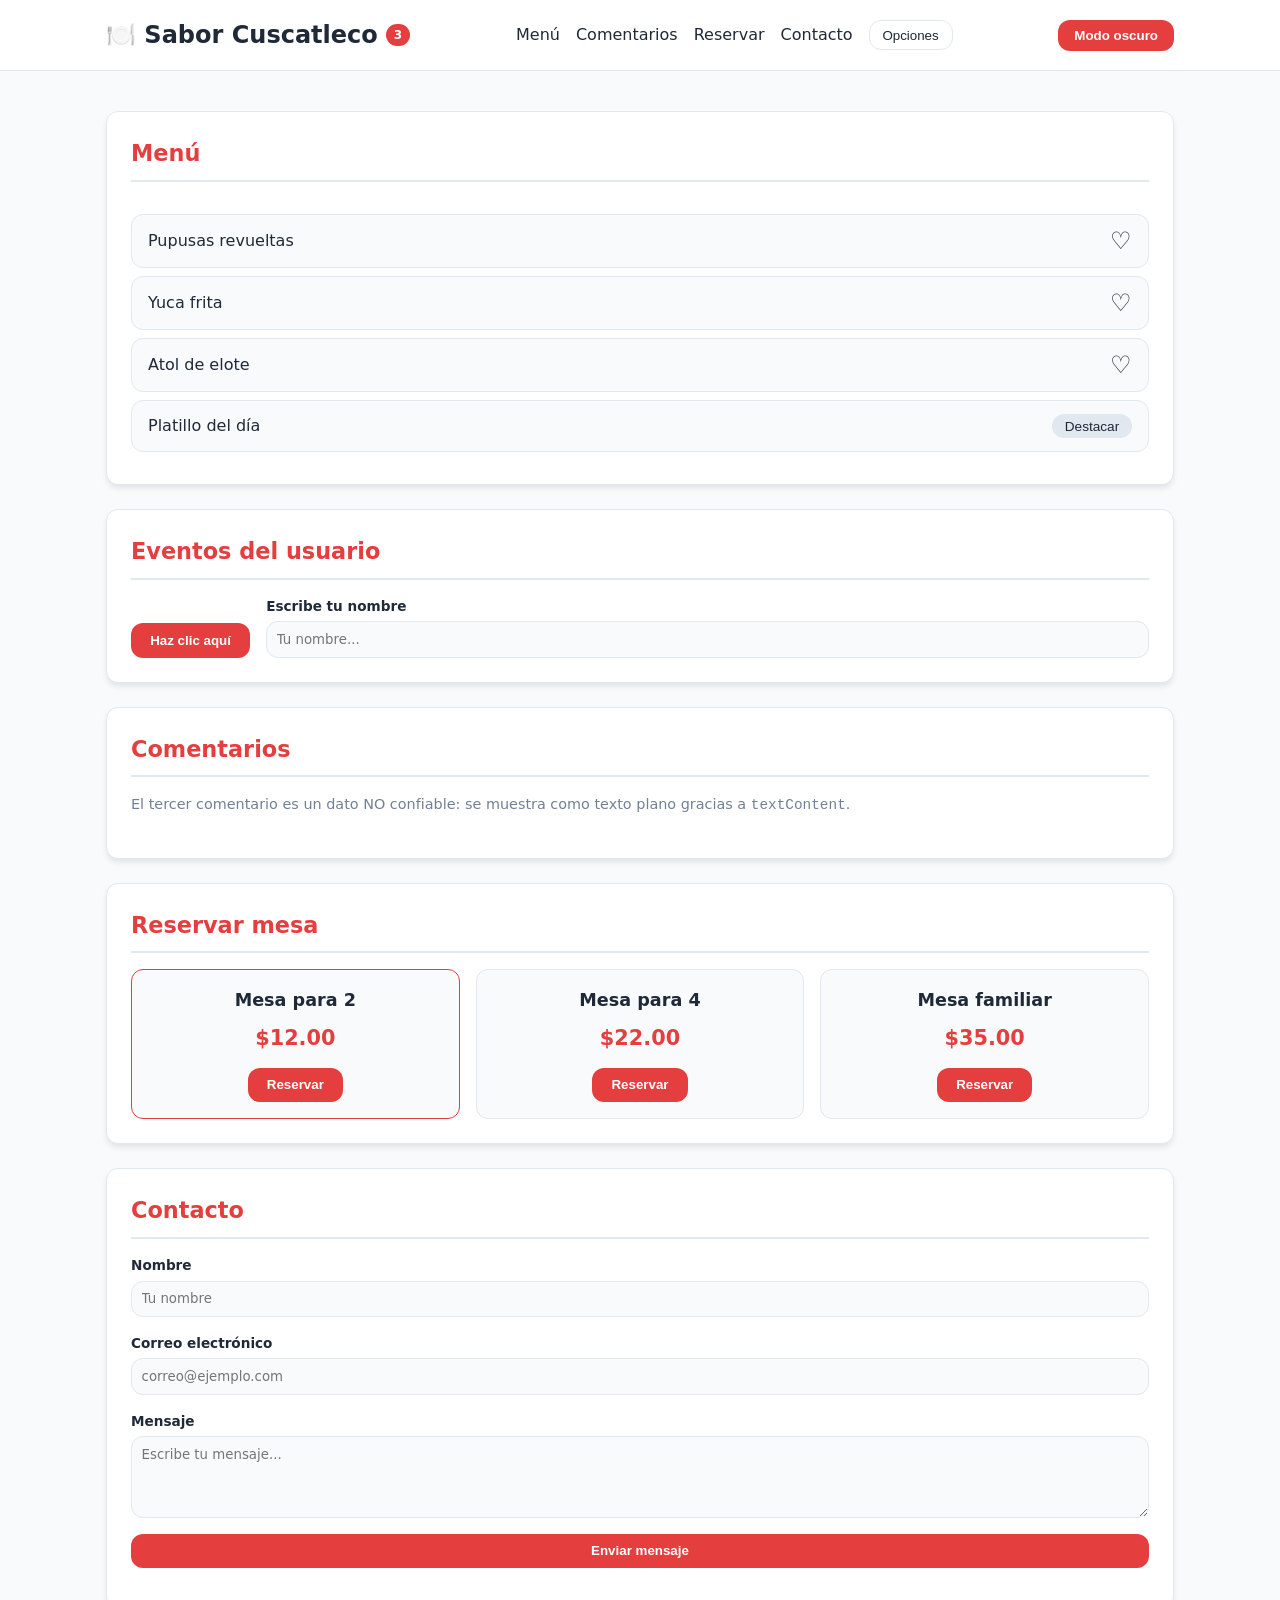
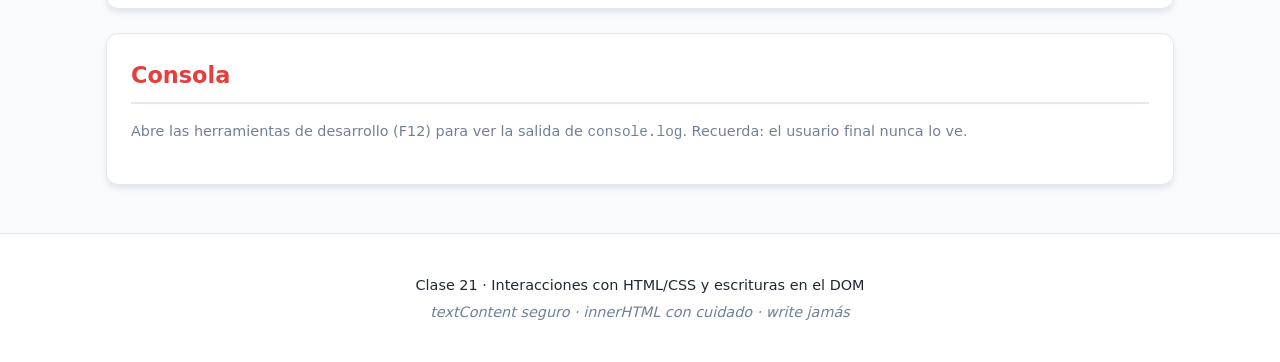
<file: Class-21/index (1).html>
<!DOCTYPE html>
<html lang="es">
<head>
  <meta charset="UTF-8">
  <meta name="viewport" content="width=device-width, initial-scale=1.0">
  <title>Clase 21 · Escrituras en el DOM</title>
  <link rel="stylesheet" href="./styles (1).css">
  <link rel="stylesheet" href="./script.js">
</head>
<body>

  <!-- ================= ENCABEZADO ================= -->
  <header class="encabezado">
    <div class="contenedor encabezado__fila">
      <h1 class="logo">
        🍽️ Sabor Cuscatleco
        <span class="badge">3</span>
      </h1>

      <nav id="menu-principal" class="menu-principal">
        <a href="#seccion-menu">Menú</a>
        <a href="#seccion-comentarios">Comentarios</a>
        <a href="#seccion-reservar">Reservar</a>
        <a href="#seccion-contacto">Contacto</a>

        <!-- Dropdown de ejemplo -->
        <div class="dropdown">
          <button class="btn-dropdown" type="button">Opciones</button>
          <ul class="dropdown-menu">
            <li><a href="#">Perfil</a></li>
            <li><a href="#">Configuración</a></li>
            <li><a href="#">Cerrar sesión</a></li>
          </ul>
        </div>
      </nav>

      <button id="btn-modo-oscuro" class="btn-modo-oscuro" type="button">
        Modo oscuro
      </button>
    </div>
  </header>

  <main class="contenedor">

    <!-- ================= SECCIÓN MENÚ ================= -->
    <section id="seccion-menu" class="menu">
      <h2 class="titulo-seccion">Menú</h2>
      <p id="contador" class="contador"></p>

      <!-- Se llena desde JS con: lista.innerHTML = platillos.map(...).join('') -->
      <ul class="lista-platillos"></ul>

      <!-- Tarjetas de ejemplo para el ejercicio de favoritos -->
      <div class="tarjeta-platillo">
        <p class="nombre">Pupusas revueltas</p>
        <button class="btn-favorito" type="button" aria-label="Marcar como favorito">&#9825;</button>
      </div>

      <div class="tarjeta-platillo">
        <p class="nombre">Yuca frita</p>
        <button class="btn-favorito" type="button" aria-label="Marcar como favorito">&#9825;</button>
      </div>

      <div class="tarjeta-platillo">
        <p class="nombre">Atol de elote</p>
        <button class="btn-favorito" type="button" aria-label="Marcar como favorito">&#9825;</button>
      </div>

      <!-- Ejemplo de classList.toggle('destacado') -->
      <div class="tarjeta-platillo">
        <p class="nombre">Platillo del día</p>
        <button id="btn-destacar" class="btn-secundario" type="button">
          Destacar
        </button>
      </div>
    </section>

    <!-- ================= SECCIÓN EVENTOS ================= -->
    <section id="seccion-eventos" class="panel">
      <h2 class="titulo-seccion">Eventos del usuario</h2>

      <div class="fila">
        <button id="smi-boton" class="boton-reservar" type="button">
          Haz clic aquí
        </button>

        <label class="campo">
          <span>Escribe tu nombre</span>
          <input id="nombre" type="text" placeholder="Tu nombre...">
        </label>
      </div>
    </section>

    <!-- ================= SECCIÓN COMENTARIOS ================= -->
    <section id="seccion-comentarios" class="panel">
      <h2 class="titulo-seccion">Comentarios</h2>
      <p class="nota">
        El tercer comentario es un dato NO confiable: se muestra como texto
        plano gracias a <code>textContent</code>.
      </p>

      <ul class="lista-comentarios"></ul>
    </section>

    <!-- ================= SECCIÓN RESERVAR ================= -->
    <section id="seccion-reservar" class="panel">
      <h2 class="titulo-seccion">Reservar mesa</h2>

      <div class="tarjetas">
        <article class="tarjeta">
          <h3>Mesa para 2</h3>
          <p class="precio">$12.00</p>
          <button class="boton-reservar" type="button">Reservar</button>
        </article>

        <article class="tarjeta">
          <h3>Mesa para 4</h3>
          <p class="precio">$22.00</p>
          <button class="boton-reservar" type="button">Reservar</button>
        </article>

        <article class="tarjeta">
          <h3>Mesa familiar</h3>
          <p class="precio">$35.00</p>
          <button class="boton-reservar" type="button">Reservar</button>
        </article>
      </div>
    </section>

    <!-- ================= SECCIÓN CONTACTO ================= -->
    <section id="seccion-contacto" class="panel">
      <h2 class="titulo-seccion">Contacto</h2>

      <form id="form-contacto" class="formulario" novalidate>
        <label class="campo">
          <span>Nombre</span>
          <input type="text" name="nombre" placeholder="Tu nombre" required>
        </label>

        <label class="campo">
          <span>Correo electrónico</span>
          <input type="email" name="email" placeholder="correo@ejemplo.com" required>
        </label>

        <label class="campo">
          <span>Mensaje</span>
          <textarea name="mensaje" rows="4" placeholder="Escribe tu mensaje..."></textarea>
        </label>

        <button class="boton-reservar" type="submit">Enviar mensaje</button>
        <p id="aviso-formulario" class="aviso"></p>
      </form>
    </section>

    <!-- ================= SECCIÓN DEPURACIÓN ================= -->
    <section class="panel">
      <h2 class="titulo-seccion">Consola</h2>
      <p class="nota">
        Abre las herramientas de desarrollo (F12) para ver la salida de
        <code>console.log</code>. Recuerda: el usuario final nunca lo ve.
      </p>
    </section>

  </main>

  <!-- ================= PIE ================= -->
  <footer class="pie">
    <div class="contenedor">
      <p>Clase 21 · Interacciones con HTML/CSS y escrituras en el DOM</p>
      <p class="pie__frase">
        textContent seguro · innerHTML con cuidado · write jamás
      </p>
    </div>
  </footer>

</body>
</html>
</file>
<file: Class-14/style.css>
/*RESET MINIMO*/

*{
    margin: 0;
    padding: 0;
    box-sizing: border-box;
}

body{
    font-family: system-ui, -apple-system, BlinkMacSystemFont, 'Segoe UI', Roboto, Oxygen, Ubuntu, Cantarell, 'Open Sans', 'Helvetica Neue', sans-serif;
    color: #1e2a38;
    background: #f4f6f8;
    line-height: 1.5;
}
h1, h1{
    font-weight: 700;
}

:root{
    --overlay: rgba(0,0,0,0.55);
    --radio: 8px;
}

.hero{
    min-height: 60hv;
    background: linear-gradient(var(--overlay), var(--overlay)), 
    repeating-linear-gradient(
    45deg,
    rgba(255,255,255,0.06) 0px,
    rgba(255,255,255,0.06) 10px,
    transparent 10px,
    transparent 20px    
    ),
    url("https://placehold.co/1600x900/1e3a5f/1e3a5f") center / cover no-repeat;
    display: flex;
    flex-direction: column;
    align-items: center;
    justify-content: center;
    gap: 1.5rem;
    color: turquoise;
    text-align: center;
    padding: 20px;
}

.her0-content{
    font-size: clamp(1.6rem, 4vw, 2.6rem);
    margin-bottom: 0.5rem;
}

.her0-content p{
    opacity: 0.9;
}

.hero .iconos{
    display: flex;
    gap: 1.5rem;
}

/*CSS IMAGE SPRITE*/

.icono{
    display: inline-block;
    width: 32px;
    height: 32px;
    background-color: url("/Class-14/png-clipart-sprite-easy-open-can-illustration-sprite-fizzy-drinks-coca-cola-fanta-beverage-can-fanta-food-aluminum-can.webp");
    background-repeat: no-repeat;
    filter: drop-shadow(0 0 1px rgba(0,0,0,0.3));
}

.icono-home{
    background-position: 0px 0;
}

.icono-user{
    background-position: -32px 0;
}

.icono-buscar{
    background-position: -64px 0;
}

main{
    max-width: 1000px;
    margin: 0 auto;
    padding: 3rem 1.5rem;
}

.bloque{
    margin-bottom: 3rem;
}

.bloque h2{
    margin-bottom: 1rem;
    color: #1e3a5f;
}

.bloque code{
    background: #e3e8ee;
    padding: 0.1rem 0.4rem;
    border-radius: 4px;
    font-size: 0.9rem;
}

.demo{
    position: relative;
    border-radius: var(--radio);
    display: flex;
    align-items: flex-end;
    overflow: hidden;
    box-shadow: 0 2px 6px rgba(0,0,0,0.15);
}

.demo-cover{
    background: url("https://placehold.co/400x300/667eea/667eea") center / cover
    no-repeat;
}

.demo-contain{
    background: url("https://placehold.co/150x150/f5576c/f5576c") center / cover no-repeat;
}

/*2. gradientes*/

.grad-linear-h{
    background: linear-gradient(to right, #667eea, #764ba2);
}

.grad-linear-diag{
    background: linear-gradient(135deg, #f093fb 0%,#f5576c 100%);
}

.grad-linear-hard{
    background: linear-gradient(to right, #e96c4c 50%, #4c8ce9 50%);
}

.grad-radial{
    background: radial-gradient(circle at center, #30cfd0 0%, #330867 100%git );
}

/*Plantilla: layout con fallback*/

/*Base: Flexbox (todos los navegadores)*/

.cards {
    display: flex;
    flex-wrap: wrap;
    gap: 1rem;
}

.card{ flex: 1 1 280px; }

/*Mejora: Grid si hay soporte*/
@supports (display: grid) {
    .cards{
        display: grid;
        grid-template-columns: repeat(3, 1fr);
    }
    .card { /*reset flex  props */ flex: unset;}
}

/*Scrollbar personalizado*/
::-webkit-scrollbar { width: 6px;}
::-webkit-scrollbar-thumb {background: #c8a227;}

* {
    scrollbar-width: thin;
    scrollbar-color: #c8a227 #1e3a5f;
}
</file>
<file: Class-17/style.css>
*,
*::after,
*::before{
    box-sizing: border-box;
    margin: 0;
    padding: 0;
}

html{
    scroll-behavior: smooth;
}

body{
    font-family: var(--font-cuerpo);
    line-height: 1.6;
    color: var(--color-texto);

    -webkit-font-smoothing: antialiased;
}

img, picture, video, canvas{
    display: block;
    max-width: 100%;
}

input, button, textarea, select {
    font: inherit;
}

::root{
    --font-titulo: "Playfair Display", serif;
    --font-cuerpo: "inter", sans-serif;

    --fs-h1: 3.5rem;
    --fs-h2: 2rem;
    --fs-h3: 1.3rem;
    --fs-body: 1rem;


    --color-principal: #1e3a5f;
    --color-secundario: #2c5364;
    --color-acento: #c8a227;
    --color-claro: #f8fafc;
    --color-texto: #1f2937;
}

/*Jerarquia Tipografica*/

h1, h2, h3{
    font-family: var(--font-titulo);
}

h1{
    font-size: var(--fs-h1);
    line-height: 1.1;
}

h2{
    font-size: var(--fs-h2);
    margin-bottom: 1rem;
}

h3{
    font-size: var(--fs-h3);
    margin-bottom: 0.5rem;
}

p{
    font-size: var(--fs-body);
}

/*Hero + Overlay*/

.hero{
    min-height: 70vh;
    background: linear-gradient(
        rgba(0,0,0,0.55),
        rgba(0,0,0,0.55)
    ),
    url("img/fondo.webp")
    center / cover
    no-repeat;
    display: flex;
    align-items: center;
    color: white;
    padding: 3rem 8%;
}

.hero-contenido{
    width: 100%;
    max-width: 1100px;
    margin: auto;
    display: flex;
    align-items: center;
    gap: 3rem;
}

.foto-perfil{
    width: 220px;
    height: 220px;
    object-fit: cover;
    border-radius: 50%;
    border: 5px solid white;
}

.etiqueta{
    color: #facc15;
    font-weight: 600;
    margin-bottom: 0.5rem;
}

.descripcion{
    max-width: 600px;
    margin-top: 1rem;
    margin-bottom: 2rem;
    font-size: 1.1rem;
}

.boton{
    display: inline-block;
    padding: 0.9rem 1.5rem;
    background: var(--color-acento);
    color: white;
    border-radius: 6px;
    font-weight: 600;
}


/*Configurar Secciones*/
.seccion{
    max-width: 1100px;
    margin: auto;
    padding: 5rem 8%;
}

.seccion > p{
    max-width: 700px;
}

/*Proyectos fallback cno flexbox*/

.seccion-proyectos{
    max-width: none;
    background: var(--color-claro);
}

.seccion-proyectos > h2, .proyectos{
    max-width: 1100px;
    margin-left: auto;
    margin-right: auto;
}

/*FLEXBOX*/

.proyectos{
    display: flex;
    flex-wrap: wrap;
    gap: 1.5rem;
}

.proyecto{
    flex: 1 1 280px;
    background: white;
    border-radius: 10px;
    overflow: hidden;
    box-shadow: 0 4px 15px rgba(0,0,0,0.08);
}

.proyecto img{
    width: 100%;
    aspect-ratio: 3 / 2;
    object-fit: cover;
}

.proyecto-contenido{
    padding: 1.5rem;
}

footer{
    padding: 2rem;
    text-align: center;
    background: var(--color-principal);
    color: white;
}
</file>
<file: class-9/style.css>
* {
    box-sizing: border-box;
    margin: 0;
    padding: 0;
}

body{
    font-family: system-ui, -apple-system, BlinkMacSystemFont, 'Segoe UI', Roboto, Oxygen, Ubuntu, Cantarell, 'Open Sans', 'Helvetica Neue', sans-serif;
    background: #F8F9FA;
    color: #212529;
    padding: 2rem;
}

/*HEADER FLEXBOX BASICO*/
.header{
    display: flex;
    justify-content: space-between;
    align-items: center;
    background: white;
    padding: 1rem 2 rem;
    border-radius: 12px;
    box-shadow: 0 2px 8px rgba(0, 0, 0, 0.06);
}

.logo{
    font-size: 1.8rem;
    font-weight: 700;
    color: #E63946;
}

.nav{
    display: flex;
    gap: 2rem;
}

.nav a{
    text-decoration: none;
    color: #333;
    font-weight: 500;
}

.galeria{
    display: flex;
    flex-wrap: wrap;
    gap: 1.5rem;
    justify-content: center;
}

.producto{
    flex: 1 1 220px;
    /*| 1 = grow | 1 = shrik | 220px = basics*/
    max-width: 280px;
    background: white;
    border-radius: 16px;
    padding: 1.2rem;
    box-shadow: 0 4px 12px rgba(0, 0, 0, 0.05);
    border: 1px solid #E9ECEF;

/*FLEXBOX INTERNO*/
    display: flex;
    flex-direction: column;
    align-items: center;
    text-align: center;
}

.producto .imagen{
    width: 100%;
    /*Cuadrado perfecto*/
    aspect-ratio:  1 / 1;
    background: #DEE2E6;
    border-radius: 12px;
    margin-bottom: 0.8rem;
}

.product h3{
    font-size: 1.1rem;
    margin: 0.5rem 0 0 0 0.2rem;
}

.producto .precio{
    font-size: 1.4rem;
    font-weight: 700;
    color: #2A9D8F;
    margin: 0.3rem 0;
}

.producto .descripcion{
    font-size: 0.9rem;
    color: #6C757D;
    flex: 1;
    /*Ocupa el espacio disponible para empujar el boton*/
    margin-bottom: 0.8rem;
}

.producto .btn{
    background: #E63946;
    color: white;
    border: none;
    padding:0.5rem 1.8rem;
    border-radius: 30px;
    font-weight: 600;
    cursor: pointer;
    transition: 0.2s;
    margin-top: auto;
}

.producto .btn:hover{
    background: #C1121F;
    transform: scale(1.03);
}
</file>
<file: class-5/demo/style.css>
*{
    margin: 0;
    padding: 0;
    box-sizing: border-box;
}

.hero{
    background-image:
        linear-gradient(
            to bottom,
            rgba(0,0,0,0.10),
            rgba(0,0,0,0.72)
        ),
        url("assets/Cafe.jpg");

    background-size: cover;
    background-position: center;
    min-height: 480px;
    width: 100%;
    color: white;
    padding: 48px;
}

.btn-reservar{
    display: inline-block;
    background: radial-gradient(circle, #ed7a26, #6c3);
}
</file>
<file: clase 18/styles.css>
/* ============================================================
   1. VARIABLES Y RESET
   ============================================================ */
:root{
  --azul:      #1e3a5f;
  --azul-claro:#2c5282;
  --oro:       #c8a227;
  --oro-suave: #f5edd6;
  --tinta:     #1f2933;
  --gris:      #5a6672;
  --linea:     #d7dee6;
  --fondo:     #f4f6f9;
  --blanco:    #ffffff;
  --ok:        #1f7a4d;
  --ok-bg:     #e6f5ee;
  --no:        #b3261e;
  --no-bg:     #fdeceb;
  --aviso:     #8a6100;
  --aviso-bg:  #fff6e0;
  --mono:      "JetBrains Mono", "Fira Code", Consolas, "Courier New", monospace;
  --radius:    14px;
  --sombra:    0 4px 14px rgba(30,58,95,.08);
}

*,*::before,*::after{ box-sizing:border-box; }

html{ scroll-behavior:smooth; scroll-padding-top:80px; }

body{
  margin:0;
  font-family: system-ui, -apple-system, "Segoe UI", Roboto, sans-serif;
  color:var(--tinta);
  background:var(--fondo);
  line-height:1.65;
}

/* ============================================================
   2. PORTADA
   ============================================================ */
.hero{
  background:
    radial-gradient(circle at 85% 15%, rgba(200,162,39,.22), transparent 45%),
    linear-gradient(150deg, #16304f 0%, #1e3a5f 55%, #2c5282 100%);
  color:#fff;
  padding:3.5rem 1.5rem 3rem;
  text-align:center;
}
.hero .eyebrow{
  display:inline-block;
  font-size:.78rem;
  letter-spacing:.16em;
  text-transform:uppercase;
  color:var(--oro);
  border:1px solid rgba(200,162,39,.5);
  border-radius:999px;
  padding:.3rem 1rem;
  margin-bottom:1.2rem;
}
.hero h1{
  margin:0 0 .6rem;
  font-size:clamp(1.7rem, 4.5vw, 2.9rem);
  line-height:1.2;
  font-weight:800;
}
.hero h1 span{ color:var(--oro); }
.hero p{
  margin:0 auto;
  max-width:640px;
  color:#c9d6e4;
  font-size:1.02rem;
}
.hero .meta{
  margin-top:1.6rem;
  display:flex;
  flex-wrap:wrap;
  gap:.5rem;
  justify-content:center;
}
.hero .meta span{
  background:rgba(255,255,255,.1);
  border:1px solid rgba(255,255,255,.16);
  border-radius:999px;
  padding:.35rem .9rem;
  font-size:.82rem;
  color:#e3ebf4;
}

/* ============================================================
   3. NAVEGACIÓN
   ============================================================ */
.nav{
  position:sticky;
  top:0;
  z-index:50;
  background:rgba(255,255,255,.94);
  backdrop-filter:blur(8px);
  border-bottom:1px solid var(--linea);
}
.nav ul{
  display:flex;
  flex-wrap:wrap;
  gap:.25rem;
  justify-content:center;
  margin:0;
  padding:.6rem 1rem;
  list-style:none;
}
.nav a{
  display:block;
  padding:.35rem .75rem;
  border-radius:999px;
  font-size:.83rem;
  font-weight:600;
  color:var(--gris);
  text-decoration:none;
  transition:.18s;
}
.nav a:hover{ background:var(--oro-suave); color:var(--azul); }

/* ============================================================
   4. LAYOUT DE SECCIONES
   ============================================================ */
main{
  max-width:1080px;
  margin:0 auto;
  padding:2.5rem 1.25rem 4rem;
}
section{
  margin-bottom:3.5rem;
  scroll-margin-top:80px;
}
section > h2{
  display:flex;
  align-items:center;
  gap:.75rem;
  margin:0 0 .4rem;
  font-size:clamp(1.25rem, 2.6vw, 1.7rem);
  color:var(--azul);
}
.num{
  flex:0 0 auto;
  display:grid;
  place-items:center;
  width:2.1rem;
  height:2.1rem;
  border-radius:10px;
  background:var(--azul);
  color:var(--oro);
  font-size:.95rem;
  font-weight:800;
}
.lead{
  margin:.2rem 0 1.5rem;
  color:var(--gris);
  font-size:1rem;
  border-left:3px solid var(--oro);
  padding-left:.9rem;
}

/* ============================================================
   5. TARJETAS
   ============================================================ */
.grid{
  display:grid;
  gap:1rem;
  grid-template-columns:repeat(auto-fit, minmax(250px, 1fr));
}
.card{
  background:var(--blanco);
  border:1px solid var(--linea);
  border-radius:var(--radius);
  padding:1.25rem 1.3rem;
  box-shadow:var(--sombra);
}
.card h3{
  margin:0 0 .5rem;
  font-size:1.02rem;
  color:var(--azul);
  display:flex;
  align-items:center;
  gap:.5rem;
}
.card p{ margin:0 0 .6rem; font-size:.92rem; color:var(--gris); }
.card ul{ margin:.5rem 0 0; padding-left:1.1rem; font-size:.9rem; color:var(--gris); }
.card ul li{ margin-bottom:.25rem; }

.icono{
  display:grid;
  place-items:center;
  width:1.7rem;
  height:1.7rem;
  border-radius:8px;
  background:var(--oro-suave);
  color:var(--aviso);
  font-size:.85rem;
  font-weight:800;
  flex:0 0 auto;
}

/* ============================================================
   6. BLOQUES DE CÓDIGO
   ============================================================ */
pre.code{
  margin:.9rem 0;
  background:#12233a;
  color:#e8eef6;
  border-radius:12px;
  padding:1rem 1.1rem;
  overflow-x:auto;
  font-family:var(--mono);
  font-size:.83rem;
  line-height:1.6;
  border-left:4px solid var(--oro);
  tab-size:2;
}
pre.code code{ font-family:inherit; }
.cm{ color:#7d97b3; font-style:italic; }   /* comentario */
.tag{ color:#ff9d8a; }                     /* etiqueta HTML */
.atr{ color:#ffd479; }                     /* atributo */
.str{ color:#9ae6b4; }                     /* string */
.kw{ color:#8ab4f8; }                      /* keyword */
.fn{ color:#e6c07b; }                      /* función */

/* Código en línea */
code.inline{
  background:#eef2f7;
  border:1px solid var(--linea);
  border-radius:5px;
  padding:.1rem .38rem;
  font-family:var(--mono);
  font-size:.85em;
  color:var(--azul);
}

/* ============================================================
   7. TABLAS
   ============================================================ */
.tabla-wrap{ overflow-x:auto; margin:1rem 0; }
table{
  width:100%;
  border-collapse:collapse;
  background:var(--blanco);
  border-radius:12px;
  overflow:hidden;
  box-shadow:var(--sombra);
  font-size:.88rem;
  min-width:520px;
}
caption{
  caption-side:top;
  text-align:left;
  font-size:.82rem;
  color:var(--gris);
  padding-bottom:.5rem;
}
th, td{
  padding:.65rem .85rem;
  text-align:left;
  border-bottom:1px solid var(--linea);
}
thead th{
  background:var(--azul);
  color:#fff;
  font-size:.8rem;
  letter-spacing:.03em;
  text-transform:uppercase;
}
tbody tr:last-child td{ border-bottom:none; }
tbody tr:nth-child(even){ background:#fafbfd; }
td.si{ color:var(--ok); font-weight:700; }
td.no{ color:var(--no); font-weight:700; }

/* ============================================================
   8. AVISOS
   ============================================================ */
.aviso{
  border-radius:12px;
  padding:.9rem 1.1rem;
  margin:1rem 0;
  font-size:.92rem;
  border-left:5px solid;
}
.aviso strong{ display:block; margin-bottom:.15rem; }
.aviso.ok   { background:var(--ok-bg);    border-color:var(--ok);    color:#14512f; }
.aviso.mal  { background:var(--no-bg);    border-color:var(--no);    color:#7d1a15; }
.aviso.warn { background:var(--aviso-bg); border-color:var(--oro);   color:#6b4c00; }
.aviso.info { background:#eaf2fb;         border-color:var(--azul-claro); color:#1b3c5e; }

/* ============================================================
   9. ÁRBOL DEL DOM
   ============================================================ */
.arbol{
  background:var(--blanco);
  border:1px solid var(--linea);
  border-radius:var(--radius);
  padding:1.4rem 1.6rem;
  box-shadow:var(--sombra);
  overflow-x:auto;
}
.tree, .tree ul{ list-style:none; margin:0; padding:0; }
.tree ul{
  margin-left:1.15rem;
  padding-left:1.35rem;
  border-left:2px solid #c7d3e0;
}
.tree li{ position:relative; padding:.28rem 0; }
.tree ul > li::before{
  content:"";
  position:absolute;
  left:-1.35rem;
  top:1.15rem;
  width:1.35rem;
  height:2px;
  background:#c7d3e0;
}
.nodo{
  display:inline-block;
  font-family:var(--mono);
  font-size:.85rem;
  padding:.22rem .7rem;
  border-radius:8px;
  border:1.5px solid var(--azul);
  background:#eef4fb;
  color:var(--azul);
}
.nodo.raiz{
  background:var(--azul);
  color:#fff;
  border-color:var(--azul);
}
.nodo.oro{
  background:var(--oro-suave);
  border-color:var(--oro);
  color:#7a5a00;
}
.nota-arbol{
  margin-top:1rem;
  font-size:.85rem;
  color:var(--gris);
  text-align:center;
}

/* ============================================================
   10. EJERCICIO: TARJETA DEMO
   ============================================================ */
.demo{
  background:var(--blanco);
  border:1px solid var(--linea);
  border-radius:var(--radius);
  padding:1.5rem;
  box-shadow:var(--sombra);
  display:flex;
  justify-content:center;
}
.tarjeta{
  border:1px solid #ccc;
  border-radius:12px;
  padding:1.2rem;
  max-width:320px;
  width:100%;
  background:#fff;
}
.tarjeta h3{ margin:0 0 .3rem; color:var(--azul); font-size:1.05rem; }
.tarjeta .precio{ margin:0 0 .9rem; font-size:1.15rem; color:var(--tinta); }
.btn-detalle{
  background:var(--azul);
  color:#fff;
  border:none;
  border-radius:8px;
  padding:.55rem 1.1rem;
  font-size:.88rem;
  font-weight:600;
  cursor:pointer;
  transition:.18s;
  font-family:inherit;
}
.btn-detalle:hover{ background:var(--azul-claro); }
.btn-detalle:focus-visible{ outline:3px solid var(--oro); outline-offset:2px; }
.detalle{
  margin-top:1rem;
  padding-top:.9rem;
  border-top:1px dashed var(--linea);
  font-size:.88rem;
  color:var(--gris);
}
.detalle p{ margin:.2rem 0; }
.oculto{ display:none; }

/* ============================================================
   11. PASOS NUMERADOS
   ============================================================ */
.pasos{ counter-reset:paso; list-style:none; margin:1rem 0 0; padding:0; }
.pasos li{
  counter-increment:paso;
  position:relative;
  padding:.55rem 0 .55rem 2.6rem;
  font-size:.92rem;
  border-bottom:1px dashed var(--linea);
}
.pasos li:last-child{ border-bottom:none; }
.pasos li::before{
  content:counter(paso);
  position:absolute;
  left:0; top:.5rem;
  width:1.75rem; height:1.75rem;
  display:grid; place-items:center;
  border-radius:50%;
  background:var(--oro);
  color:#3d2c00;
  font-weight:800;
  font-size:.8rem;
}

/* ============================================================
   12. PREGUNTAS DESPLEGABLES
   ============================================================ */
details{
  background:var(--blanco);
  border:1px solid var(--linea);
  border-radius:12px;
  padding:.85rem 1.1rem;
  margin-bottom:.7rem;
  box-shadow:var(--sombra);
}
details[open]{ border-left:4px solid var(--oro); }
summary{
  cursor:pointer;
  font-weight:700;
  color:var(--azul);
  font-size:.95rem;
  list-style:none;
}
summary::-webkit-details-marker{ display:none; }
summary::before{ content:"▸ "; color:var(--oro); font-weight:900; }
details[open] summary::before{ content:"▾ "; }
details p{ margin:.7rem 0 0; font-size:.92rem; color:var(--gris); }

/* ============================================================
   13. PIE
   ============================================================ */
footer{
  background:var(--azul);
  color:#b9c9db;
  text-align:center;
  padding:2rem 1.25rem;
  font-size:.85rem;
}
footer strong{ color:var(--oro); }

/* ============================================================
   14. RESPONSIVE
   ============================================================ */
@media (max-width:600px){
  .hero{ padding:2.5rem 1rem 2rem; }
  main{ padding:1.75rem .9rem 3rem; }
  pre.code{ font-size:.76rem; padding:.85rem; }
  .nav ul{ justify-content:flex-start; flex-wrap:nowrap; overflow-x:auto; }
  .nav a{ white-space:nowrap; }
}
</file>
<file: Class-21/styles (1).css>
/* ================= VARIABLES Y RESET ================= */
    :root {
      --bg: #f9fafb;
      --texto: #1f2937;
      --primario: #e53e3e;
      --primario-hover: #c53030;
      --tarjeta: #ffffff;
      --borde: #e2e8f0;
      --sombra: 0 4px 6px -1px rgba(0, 0, 0, 0.1);
      --radio: 0.75rem;
    }

    body.oscuro {
      --bg: #1a202c;
      --texto: #f7fafc;
      --primario: #f56565;
      --primario-hover: #fc8181;
      --tarjeta: #2d3748;
      --borde: #4a5568;
      --sombra: 0 4px 6px -1px rgba(0, 0, 0, 0.3);
    }

    * {
      box-sizing: border-box;
      margin: 0;
      padding: 0;
    }

    body {
      font-family: system-ui, -apple-system, 'Segoe UI', Roboto, sans-serif;
      background: var(--bg);
      color: var(--texto);
      transition: background 0.3s, color 0.3s;
      line-height: 1.6;
    }

    .contenedor {
      max-width: 1100px;
      margin: 0 auto;
      padding: 1rem;
    }

    /* ================= ENCABEZADO ================= */
    .encabezado {
      background: var(--tarjeta);
      border-bottom: 1px solid var(--borde);
      position: sticky;
      top: 0;
      z-index: 10;
      transition: background 0.3s, border-color 0.3s;
    }

    .encabezado__fila {
      display: flex;
      align-items: center;
      justify-content: space-between;
      flex-wrap: wrap;
      gap: 1rem;
    }

    .logo {
      font-size: 1.5rem;
      display: flex;
      align-items: center;
      gap: 0.5rem;
    }

    .badge {
      background: var(--primario);
      color: white;
      font-size: 0.75rem;
      padding: 0.1rem 0.5rem;
      border-radius: 999px;
      font-weight: 700;
    }

    .menu-principal {
      display: flex;
      gap: 1rem;
      align-items: center;
    }

    .menu-principal a {
      color: var(--texto);
      text-decoration: none;
      font-weight: 500;
      transition: color 0.2s;
    }

    .menu-principal a:hover {
      color: var(--primario);
    }

    .btn-modo-oscuro {
      background: var(--primario);
      color: white;
      border: none;
      padding: 0.5rem 1rem;
      border-radius: var(--radio);
      cursor: pointer;
      font-weight: 600;
      transition: background 0.2s;
    }

    .btn-modo-oscuro:hover {
      background: var(--primario-hover);
    }

    /* ================= DROPDOWN ================= */
    .dropdown {
      position: relative;
      display: inline-block;
    }

    .btn-dropdown {
      background: transparent;
      border: 1px solid var(--borde);
      color: var(--texto);
      padding: 0.4rem 0.8rem;
      border-radius: var(--radio);
      cursor: pointer;
      font-weight: 500;
    }

    .dropdown-menu {
      display: none;
      position: absolute;
      right: 0;
      top: 110%;
      background: var(--tarjeta);
      border: 1px solid var(--borde);
      border-radius: var(--radio);
      box-shadow: var(--sombra);
      list-style: none;
      min-width: 160px;
      padding: 0.5rem 0;
      z-index: 20;
    }

    .dropdown.abierto .dropdown-menu {
      display: block;
    }

    .dropdown-menu li a {
      display: block;
      padding: 0.4rem 1rem;
      color: var(--texto);
      text-decoration: none;
    }

    .dropdown-menu li a:hover {
      background: var(--bg);
    }

    /* ================= SECCIONES ================= */
    .panel,
    .menu {
      background: var(--tarjeta);
      border-radius: var(--radio);
      padding: 1.5rem;
      margin-top: 1.5rem;
      box-shadow: var(--sombra);
      border: 1px solid var(--borde);
      transition: background 0.3s, border-color 0.3s;
    }

    .titulo-seccion {
      font-size: 1.4rem;
      margin-bottom: 1rem;
      color: var(--primario);
      border-bottom: 2px solid var(--borde);
      padding-bottom: 0.5rem;
    }

    .contador {
      font-weight: 600;
      margin-bottom: 0.5rem;
    }

    .nota {
      font-size: 0.9rem;
      color: #718096;
      margin-bottom: 1rem;
    }

    body.oscuro .nota {
      color: #a0aec0;
    }

    /* ================= LISTA DE PLATILLOS ================= */
    .lista-platillos {
      list-style: none;
      display: grid;
      grid-template-columns: repeat(auto-fit, minmax(180px, 1fr));
      gap: 0.75rem;
      margin: 1rem 0;
    }

    .lista-platillos li {
      background: var(--bg);
      padding: 0.75rem;
      border-radius: var(--radio);
      border: 1px solid var(--borde);
    }

    /* ================= TARJETAS ================= */
    .tarjeta-platillo {
      display: flex;
      align-items: center;
      justify-content: space-between;
      background: var(--bg);
      padding: 0.75rem 1rem;
      border-radius: var(--radio);
      border: 1px solid var(--borde);
      margin-bottom: 0.5rem;
      transition: all 0.2s;
    }

    .tarjeta-platillo.destacado {
      border-color: var(--primario);
      box-shadow: 0 0 0 2px var(--primario);
    }

    .tarjeta-platillo .nombre {
      font-weight: 500;
    }

    .btn-favorito {
      background: transparent;
      border: none;
      font-size: 1.5rem;
      cursor: pointer;
      color: var(--texto);
      transition: transform 0.2s, color 0.2s;
    }

    .btn-favorito:hover {
      transform: scale(1.2);
    }

    .btn-favorito.favorito {
      color: var(--primario);
    }

    .btn-secundario {
      background: var(--borde);
      color: var(--texto);
      border: none;
      padding: 0.3rem 0.8rem;
      border-radius: var(--radio);
      cursor: pointer;
      font-size: 0.85rem;
    }

    /* ================= FILA Y CAMPOS ================= */
    .fila {
      display: flex;
      gap: 1rem;
      flex-wrap: wrap;
      align-items: flex-end;
    }

    .campo {
      display: flex;
      flex-direction: column;
      gap: 0.25rem;
      flex: 1;
      min-width: 180px;
    }

    .campo span {
      font-size: 0.85rem;
      font-weight: 600;
    }

    input,
    textarea {
      padding: 0.6rem;
      border: 1px solid var(--borde);
      border-radius: var(--radio);
      background: var(--bg);
      color: var(--texto);
      font-family: inherit;
      transition: border-color 0.2s;
    }

    input:focus,
    textarea:focus {
      outline: none;
      border-color: var(--primario);
    }

    /* ================= BOTÓN RESERVAR ================= */
    .boton-reservar {
      background: var(--primario);
      color: white;
      border: none;
      padding: 0.6rem 1.2rem;
      border-radius: var(--radio);
      cursor: pointer;
      font-weight: 600;
      transition: background 0.2s;
    }

    .boton-reservar:hover {
      background: var(--primario-hover);
    }

    /* ================= TARJETAS DE RESERVA ================= */
    .tarjetas {
      display: grid;
      grid-template-columns: repeat(auto-fit, minmax(200px, 1fr));
      gap: 1rem;
    }

    .tarjeta {
      background: var(--bg);
      border: 1px solid var(--borde);
      border-radius: var(--radio);
      padding: 1rem;
      text-align: center;
    }

    .tarjeta:first-child {
      border-color: var(--primario);
    }

    .tarjeta h3 {
      font-size: 1.1rem;
      margin-bottom: 0.5rem;
    }

    .tarjeta p.precio {
      font-size: 1.3rem;
      font-weight: 700;
      color: var(--primario);
      margin-bottom: 0.75rem;
    }

    /* ================= COMENTARIOS ================= */
    .lista-comentarios {
      list-style: none;
      display: flex;
      flex-direction: column;
      gap: 0.5rem;
    }

    .lista-comentarios li {
      background: var(--bg);
      padding: 0.75rem 1rem;
      border-radius: var(--radio);
      border-left: 4px solid var(--primario);
    }

    /* ================= FORMULARIO ================= */
    .formulario {
      display: flex;
      flex-direction: column;
      gap: 1rem;
    }

    .aviso {
      font-weight: 600;
      color: var(--primario);
    }

    /* ================= PIE ================= */
    .pie {
      margin-top: 2rem;
      padding: 1.5rem 0;
      background: var(--tarjeta);
      border-top: 1px solid var(--borde);
      text-align: center;
      font-size: 0.9rem;
    }

    .pie__frase {
      font-style: italic;
      color: #718096;
      margin-top: 0.25rem;
    }

    body.oscuro .pie__frase {
      color: #a0aec0;
    }

    /* ================= RESPONSIVE ================= */
    @media (max-width: 640px) {
      .encabezado__fila {
        flex-direction: column;
        align-items: stretch;
      }

      .menu-principal {
        flex-wrap: wrap;
        justify-content: center;
      }

      .fila {
        flex-direction: column;
      }
    }
</file>
